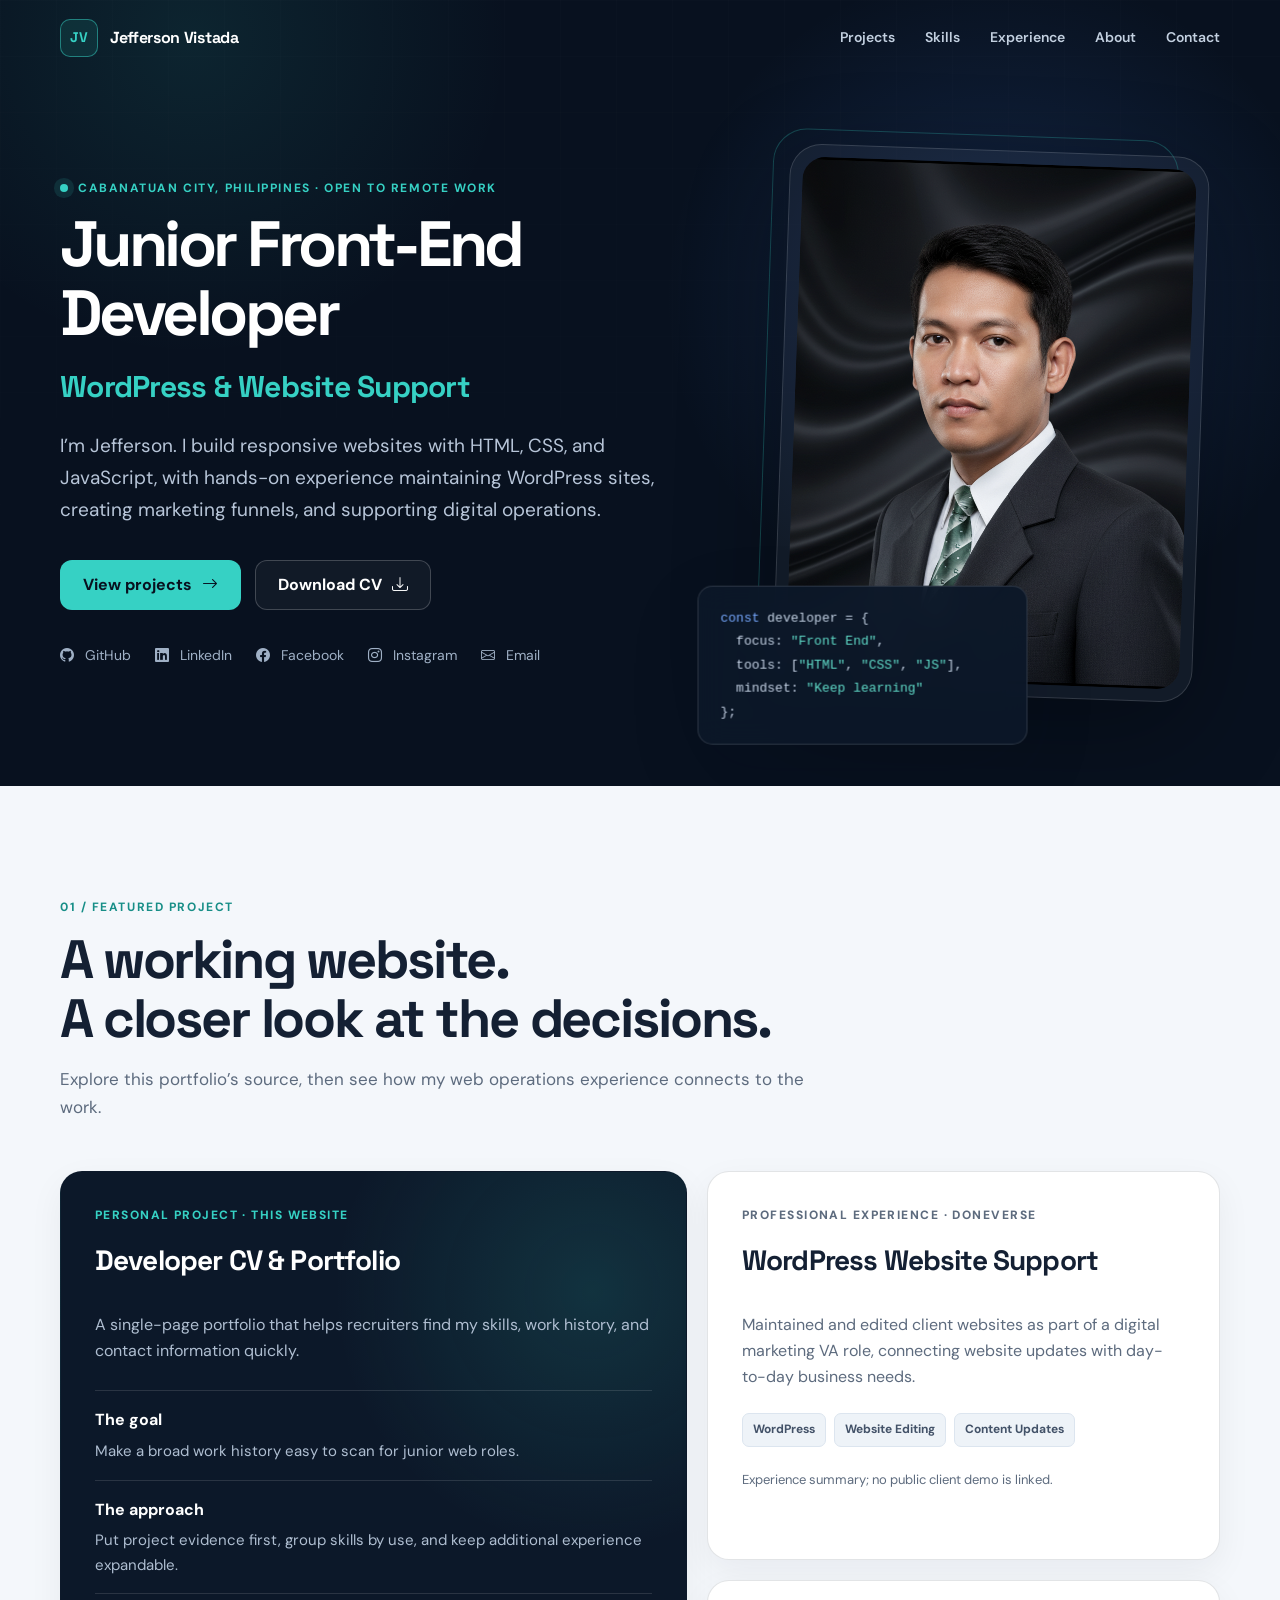
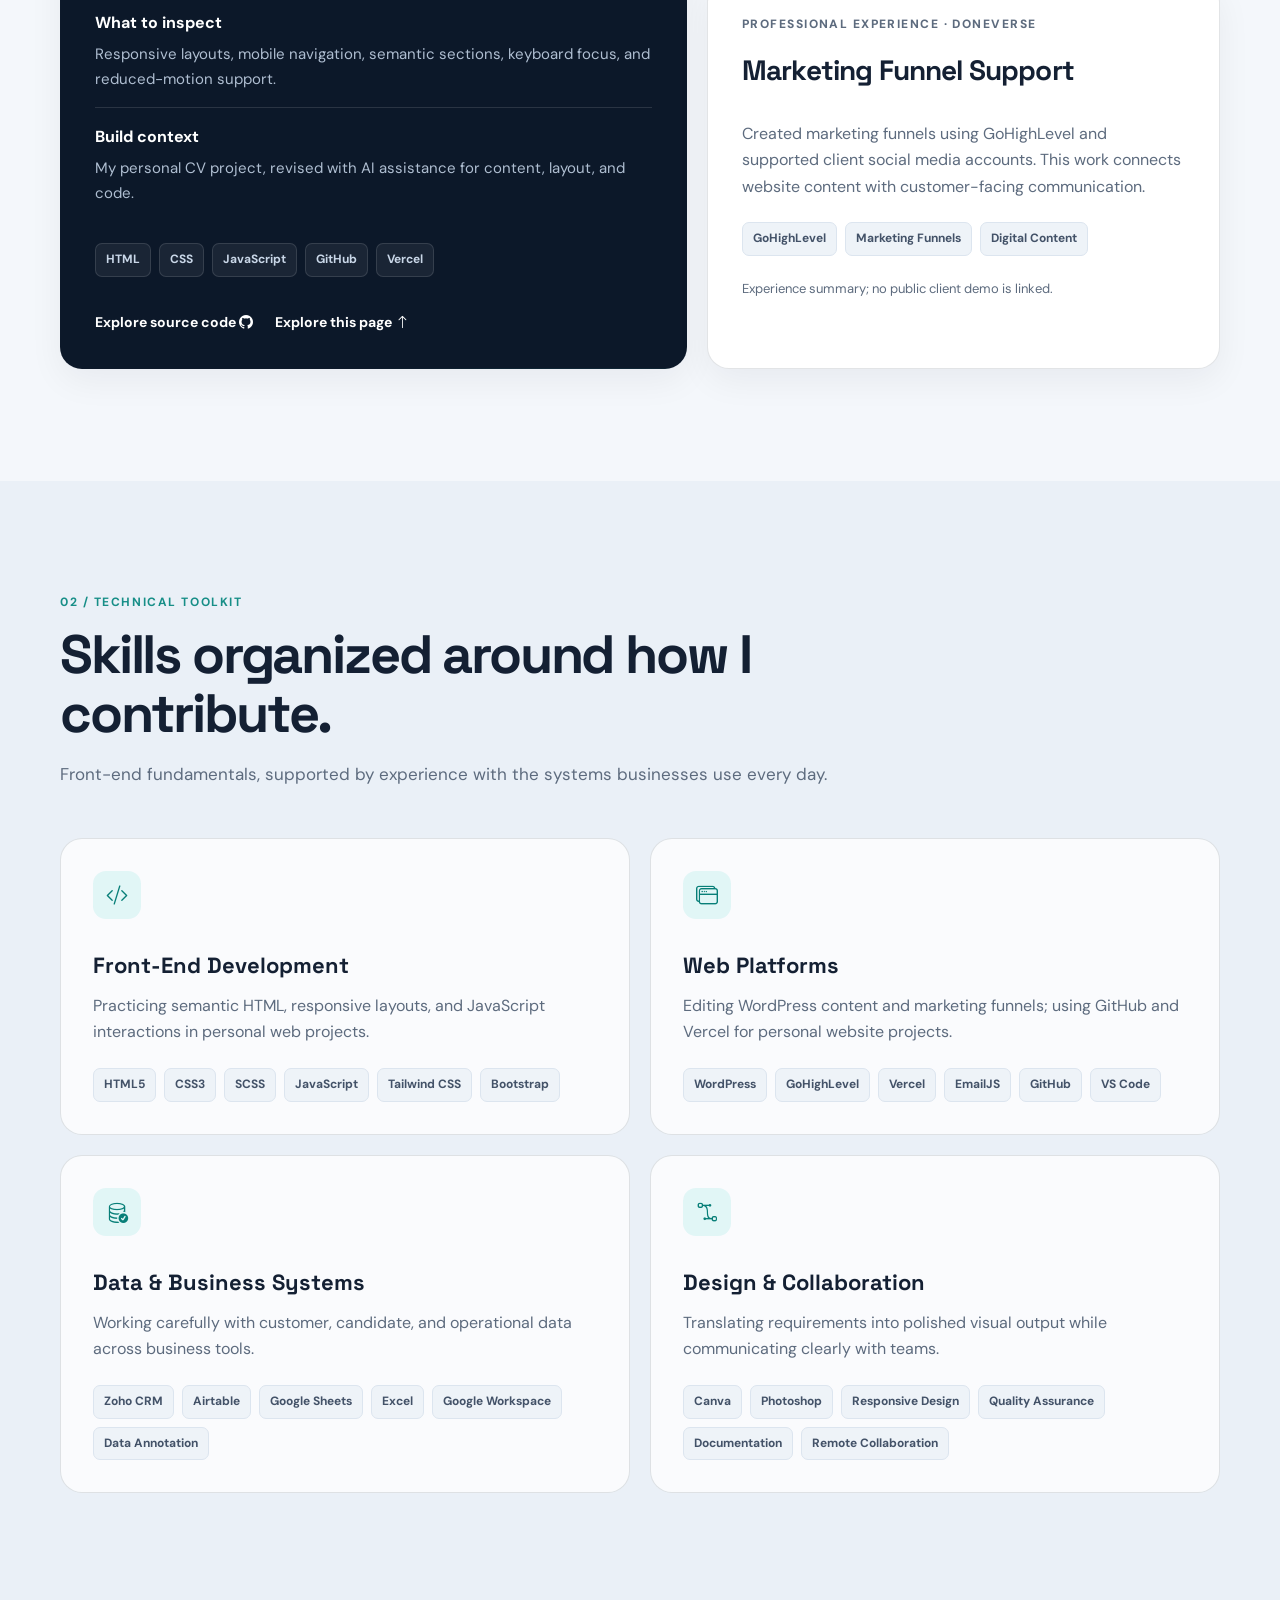
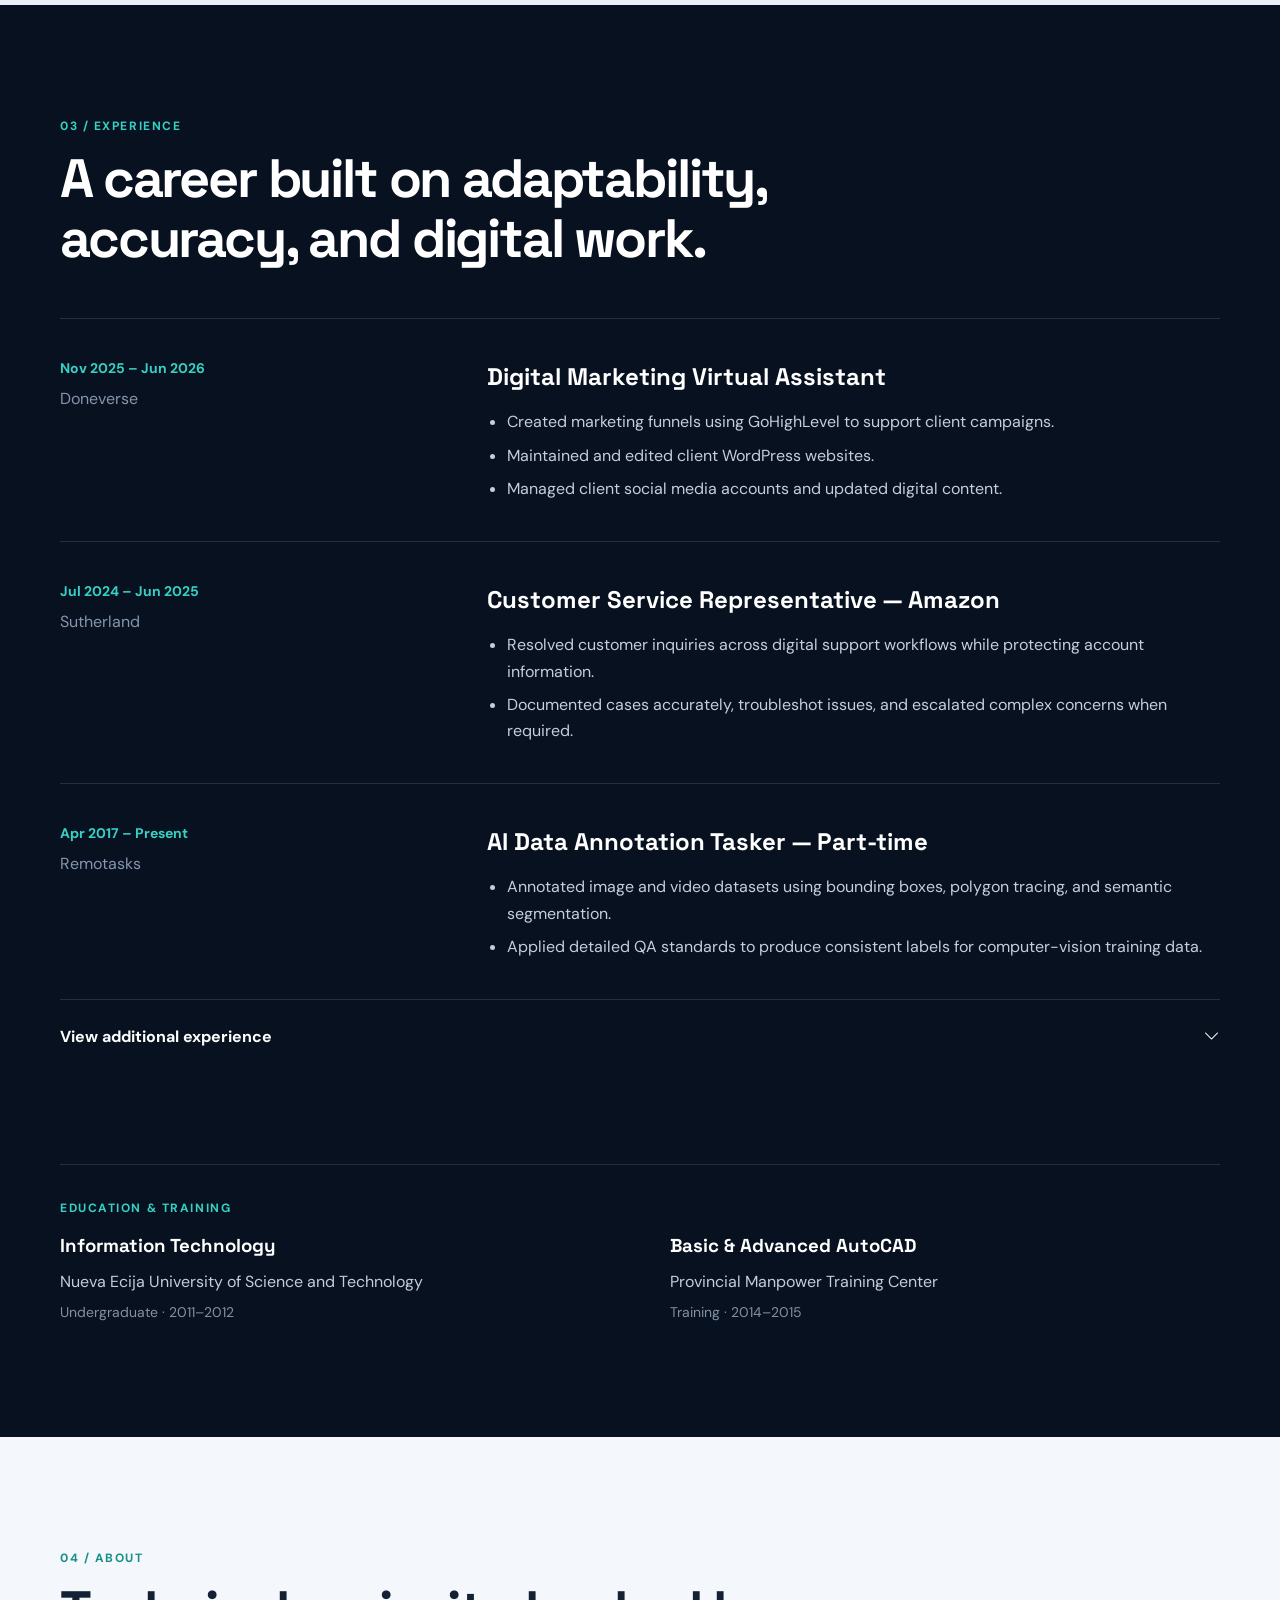
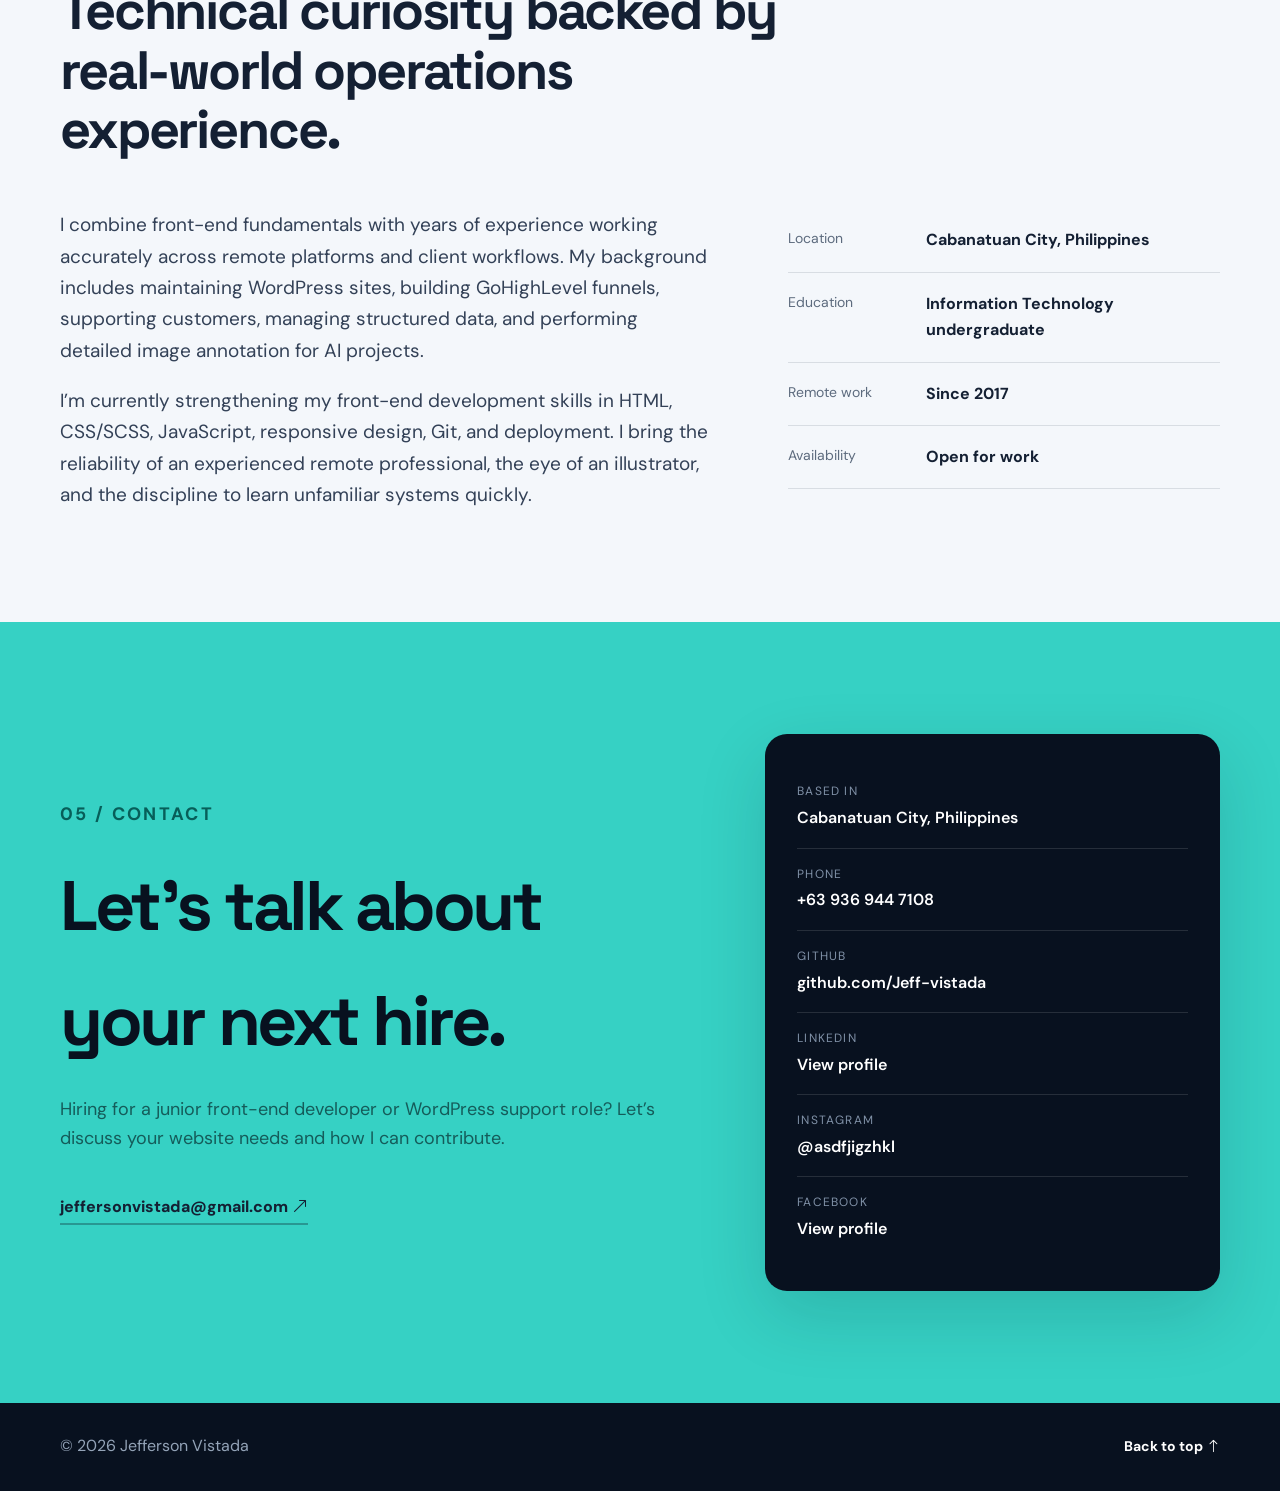
<file: index.html>
<!DOCTYPE html>
<html lang="en">
<head>
  <meta charset="utf-8">
  <meta name="viewport" content="width=device-width, initial-scale=1">
  <meta name="description" content="Jefferson Vistada is a junior front-end developer with HTML, CSS, JavaScript, WordPress maintenance, and remote operations experience.">
  <meta name="keywords" content="Jefferson Vistada, front-end developer, WordPress support, HTML, CSS, JavaScript, IT portfolio, Cabanatuan City">
  <meta name="author" content="Jefferson Vistada">
  <meta property="og:title" content="Jefferson Vistada | Junior Front-End Developer">
  <meta property="og:description" content="Responsive websites, WordPress support, and practical digital operations experience.">
  <meta property="og:type" content="website">
  <title>Jefferson Vistada | Junior Front-End Developer</title>
  <link href="assets/img/portfolio.png" rel="icon">
  <link href="assets/img/cv.png" rel="apple-touch-icon">
  <link rel="preconnect" href="https://fonts.googleapis.com">
  <link rel="preconnect" href="https://fonts.gstatic.com" crossorigin>
  <link href="https://fonts.googleapis.com/css2?family=DM+Sans:wght@400;500;600;700&family=Space+Grotesk:wght@500;600;700&display=swap" rel="stylesheet">
  <link href="assets/vendor/bootstrap-icons/bootstrap-icons.css" rel="stylesheet">
  <link href="assets/css/main.css" rel="stylesheet">
</head>
<body>
  <a class="skip-link" href="#main-content">Skip to content</a>
  <header class="site-header" id="site-header">
    <div class="nav-shell">
      <a class="brand" href="#home" aria-label="Jefferson Vistada home"><span class="brand-mark">JV</span><span>Jefferson Vistada</span></a>
      <button class="nav-toggle" type="button" aria-label="Open navigation" aria-expanded="false" aria-controls="primary-nav"><i class="bi bi-list"></i></button>
      <nav id="primary-nav" class="primary-nav" aria-label="Primary navigation">
        <a href="#projects">Projects</a><a href="#skills">Skills</a><a href="#experience">Experience</a><a href="#about">About</a><a href="#contact">Contact</a>
      </nav>
    </div>
  </header>

  <main id="main-content">
    <section class="hero" id="home">
      <div class="hero-grid shell">
        <div class="hero-copy reveal">
          <p class="eyebrow"><span class="status-dot"></span> Cabanatuan City, Philippines · Open to remote work</p>
          <h1>Junior Front-End Developer<span class="hero-specialty">WordPress &amp; Website Support</span></h1>
          <p class="hero-lead">I’m Jefferson. I build responsive websites with HTML, CSS, and JavaScript, with hands-on experience maintaining WordPress sites, creating marketing funnels, and supporting digital operations.</p>
          <div class="hero-actions">
            <a class="button button-primary" href="#projects">View projects <i class="bi bi-arrow-right"></i></a>
            <a class="button button-secondary" href="assets/img/JEFFERSON VISTADA.pdf" target="_blank" rel="noopener">Download CV <i class="bi bi-download"></i></a>
          </div>
          <div class="hero-links" aria-label="Social and contact links">
            <a href="https://github.com/Jeff-vistada" target="_blank" rel="noopener"><i class="bi bi-github"></i> GitHub</a>
            <a href="https://www.linkedin.com/in/jeffersonvistada704183369" target="_blank" rel="noopener"><i class="bi bi-linkedin"></i> LinkedIn</a>
            <a href="https://www.facebook.com/asdfjigzhkl" target="_blank" rel="noopener noreferrer"><i class="bi bi-facebook" aria-hidden="true"></i> Facebook</a>
            <a href="https://www.instagram.com/asdfjigzhkl/" target="_blank" rel="noopener noreferrer"><i class="bi bi-instagram" aria-hidden="true"></i> Instagram</a>
            <a href="mailto:jeffersonvistada@gmail.com"><i class="bi bi-envelope"></i> Email</a>
          </div>
        </div>
        <div class="hero-visual reveal" aria-label="Profile summary">
          <div class="portrait-card">
            <img src="assets/img/LinkedinDP.png" alt="Jefferson Vistada" width="520" height="520">
            <div class="code-card" aria-hidden="true">
              <div><span class="code-key">const</span> developer = {</div><div>&nbsp;&nbsp;focus: <span class="code-value">"Front End"</span>,</div><div>&nbsp;&nbsp;tools: [<span class="code-value">"HTML"</span>, <span class="code-value">"CSS"</span>, <span class="code-value">"JS"</span>],</div><div>&nbsp;&nbsp;mindset: <span class="code-value">"Keep learning"</span></div><div>};</div>
            </div>
          </div>
        </div>
      </div>
    </section>

    <section class="section shell" id="projects">
      <div class="section-heading reveal"><p class="section-kicker">01 / Featured project</p><h2>A working website.<br>A closer look at the decisions.</h2><p>Explore this portfolio’s source, then see how my web operations experience connects to the work.</p></div>
      <div class="project-grid">
        <article class="project-card project-featured reveal">
          <div class="project-content">
            <p class="project-type">Personal project · This website</p>
            <h3>Developer CV &amp; Portfolio</h3>
            <p>A single-page portfolio that helps recruiters find my skills, work history, and contact information quickly.</p>
            <dl class="case-study">
              <div><dt>The goal</dt><dd>Make a broad work history easy to scan for junior web roles.</dd></div>
              <div><dt>The approach</dt><dd>Put project evidence first, group skills by use, and keep additional experience expandable.</dd></div>
              <div><dt>What to inspect</dt><dd>Responsive layouts, mobile navigation, semantic sections, keyboard focus, and reduced-motion support.</dd></div>
              <div><dt>Build context</dt><dd>My personal CV project, revised with AI assistance for content, layout, and code.</dd></div>
            </dl>
            <ul class="tag-list"><li>HTML</li><li>CSS</li><li>JavaScript</li><li>GitHub</li><li>Vercel</li></ul>
            <div class="project-links"><a href="https://github.com/Jeff-vistada/CV-2" target="_blank" rel="noopener">Explore source code <i class="bi bi-github" aria-hidden="true"></i></a><a href="#home">Explore this page <i class="bi bi-arrow-up" aria-hidden="true"></i></a></div>
          </div>
        </article>
        <article class="project-card reveal"><div class="project-content"><p class="project-type">Professional experience · Doneverse</p><h3>WordPress Website Support</h3><p>Maintained and edited client websites as part of a digital marketing VA role, connecting website updates with day-to-day business needs.</p><ul class="tag-list"><li>WordPress</li><li>Website Editing</li><li>Content Updates</li></ul><p class="evidence-note">Experience summary; no public client demo is linked.</p></div></article>
        <article class="project-card reveal"><div class="project-content"><p class="project-type">Professional experience · Doneverse</p><h3>Marketing Funnel Support</h3><p>Created marketing funnels using GoHighLevel and supported client social media accounts. This work connects website content with customer-facing communication.</p><ul class="tag-list"><li>GoHighLevel</li><li>Marketing Funnels</li><li>Digital Content</li></ul><p class="evidence-note">Experience summary; no public client demo is linked.</p></div></article>
      </div>
    </section>

    <section class="section section-tinted" id="skills">
      <div class="shell">
        <div class="section-heading reveal"><p class="section-kicker">02 / Technical toolkit</p><h2>Skills organized around how I contribute.</h2><p>Front-end fundamentals, supported by experience with the systems businesses use every day.</p></div>
        <div class="skill-grid">
          <article class="skill-card reveal"><i class="bi bi-code-slash"></i><h3>Front-End Development</h3><p>Practicing semantic HTML, responsive layouts, and JavaScript interactions in personal web projects.</p><ul class="tag-list"><li>HTML5</li><li>CSS3</li><li>SCSS</li><li>JavaScript</li><li>Tailwind CSS</li><li>Bootstrap</li></ul></article>
          <article class="skill-card reveal"><i class="bi bi-window-stack"></i><h3>Web Platforms</h3><p>Editing WordPress content and marketing funnels; using GitHub and Vercel for personal website projects.</p><ul class="tag-list"><li>WordPress</li><li>GoHighLevel</li><li>Vercel</li><li>EmailJS</li><li>GitHub</li><li>VS Code</li></ul></article>
          <article class="skill-card reveal"><i class="bi bi-database-check"></i><h3>Data & Business Systems</h3><p>Working carefully with customer, candidate, and operational data across business tools.</p><ul class="tag-list"><li>Zoho CRM</li><li>Airtable</li><li>Google Sheets</li><li>Excel</li><li>Google Workspace</li><li>Data Annotation</li></ul></article>
          <article class="skill-card reveal"><i class="bi bi-bezier2"></i><h3>Design & Collaboration</h3><p>Translating requirements into polished visual output while communicating clearly with teams.</p><ul class="tag-list"><li>Canva</li><li>Photoshop</li><li>Responsive Design</li><li>Quality Assurance</li><li>Documentation</li><li>Remote Collaboration</li></ul></article>
        </div>
      </div>
    </section>

    <section class="section section-dark" id="experience">
      <div class="shell">
        <div class="section-heading reveal"><p class="section-kicker">03 / Experience</p><h2>A career built on adaptability, accuracy, and digital work.</h2></div>
        <div class="timeline">
          <article class="timeline-item reveal"><div class="timeline-meta"><time>Nov 2025 – Jun 2026</time><span>Doneverse</span></div><div class="timeline-content"><h3>Digital Marketing Virtual Assistant</h3><ul><li>Created marketing funnels using GoHighLevel to support client campaigns.</li><li>Maintained and edited client WordPress websites.</li><li>Managed client social media accounts and updated digital content.</li></ul></div></article>
          <article class="timeline-item reveal"><div class="timeline-meta"><time>Jul 2024 – Jun 2025</time><span>Sutherland</span></div><div class="timeline-content"><h3>Customer Service Representative — Amazon</h3><ul><li>Resolved customer inquiries across digital support workflows while protecting account information.</li><li>Documented cases accurately, troubleshot issues, and escalated complex concerns when required.</li></ul></div></article>
          <article class="timeline-item reveal"><div class="timeline-meta"><time>Apr 2017 – Present</time><span>Remotasks</span></div><div class="timeline-content"><h3>AI Data Annotation Tasker — Part-time</h3><ul><li>Annotated image and video datasets using bounding boxes, polygon tracing, and semantic segmentation.</li><li>Applied detailed QA standards to produce consistent labels for computer-vision training data.</li></ul></div></article>
          <details class="more-experience reveal"><summary>View additional experience <i class="bi bi-chevron-down"></i></summary><div class="timeline timeline-continued">
            <article class="timeline-item"><div class="timeline-meta"><time>May 2021 – Jul 2024</time><span>Influencing Media LLC</span></div><div class="timeline-content"><h3>Junior Account Manager / Chat Moderator</h3><p>Managed real-time digital conversations, multiple account workflows, confidential customer data, and performance targets in a fast-paced remote environment.</p></div></article>
            <article class="timeline-item"><div class="timeline-meta"><time>May 2020 – May 2021</time><span>Sapient Global Careers</span></div><div class="timeline-content"><h3>Sourcing Specialist</h3><p>Sourced and screened candidates, maintained structured records in Airtable, and coordinated follow-ups across recruitment pipelines.</p></div></article>
            <article class="timeline-item"><div class="timeline-meta"><time>Apr 2018 – Present</time><span>Freelance</span></div><div class="timeline-content"><h3>Illustrator — Part-time</h3><p>Creates commissioned portraits and original artwork using colored pencils and ballpoint pens, translating client briefs into detailed visual output.</p></div></article>
          </div></details>
        </div>
        <div class="education-block reveal"><p class="section-kicker">Education & training</p><div class="education-grid"><div><h3>Information Technology</h3><p>Nueva Ecija University of Science and Technology</p><span>Undergraduate · 2011–2012</span></div><div><h3>Basic & Advanced AutoCAD</h3><p>Provincial Manpower Training Center</p><span>Training · 2014–2015</span></div></div></div>
      </div>
    </section>

    <section class="section shell" id="about">
      <div class="section-heading reveal"><p class="section-kicker">04 / About</p><h2>Technical curiosity backed by real-world operations experience.</h2></div>
      <div class="about-grid">
        <div class="about-copy reveal">
          <p>I combine front-end fundamentals with years of experience working accurately across remote platforms and client workflows. My background includes maintaining WordPress sites, building GoHighLevel funnels, supporting customers, managing structured data, and performing detailed image annotation for AI projects.</p>
          <p>I’m currently strengthening my front-end development skills in HTML, CSS/SCSS, JavaScript, responsive design, Git, and deployment. I bring the reliability of an experienced remote professional, the eye of an illustrator, and the discipline to learn unfamiliar systems quickly.</p>
        </div>
        <dl class="profile-facts reveal">
          <div><dt>Location</dt><dd>Cabanatuan City, Philippines</dd></div><div><dt>Education</dt><dd>Information Technology undergraduate</dd></div><div><dt>Remote work</dt><dd>Since 2017</dd></div><div><dt>Availability</dt><dd>Open for work</dd></div>
        </dl>
      </div>
    </section>

    <section class="section contact-section" id="contact">
      <div class="shell contact-grid">
        <div class="contact-copy reveal"><p class="section-kicker">05 / Contact</p><h2>Let’s talk about your next hire.</h2><p>Hiring for a junior front-end developer or WordPress support role? Let’s discuss your website needs and how I can contribute.</p><a class="contact-email" href="mailto:jeffersonvistada@gmail.com">jeffersonvistada@gmail.com <i class="bi bi-arrow-up-right"></i></a></div>
        <div class="contact-card reveal"><div><span>Based in</span><strong>Cabanatuan City, Philippines</strong></div><div><span>Phone</span><a href="tel:+639369447108">+63 936 944 7108</a></div><div><span>GitHub</span><a href="https://github.com/Jeff-vistada" target="_blank" rel="noopener">github.com/Jeff-vistada</a></div><div><span>LinkedIn</span><a href="https://www.linkedin.com/in/jeffersonvistada704183369" target="_blank" rel="noopener">View profile</a></div><div><span>Instagram</span><a href="https://www.instagram.com/asdfjigzhkl/" target="_blank" rel="noopener">@asdfjigzhkl</a></div><div><span>Facebook</span><a href="https://www.facebook.com/asdfjigzhkl" target="_blank" rel="noopener">View profile</a></div></div>
      </div>
    </section>
  </main>
  <footer class="site-footer"><div class="shell"><p>© <span id="current-year"></span> Jefferson Vistada</p><a href="#home">Back to top <i class="bi bi-arrow-up"></i></a></div></footer>
  <script src="assets/js/main.js"></script>
</body>
</html>
</file>
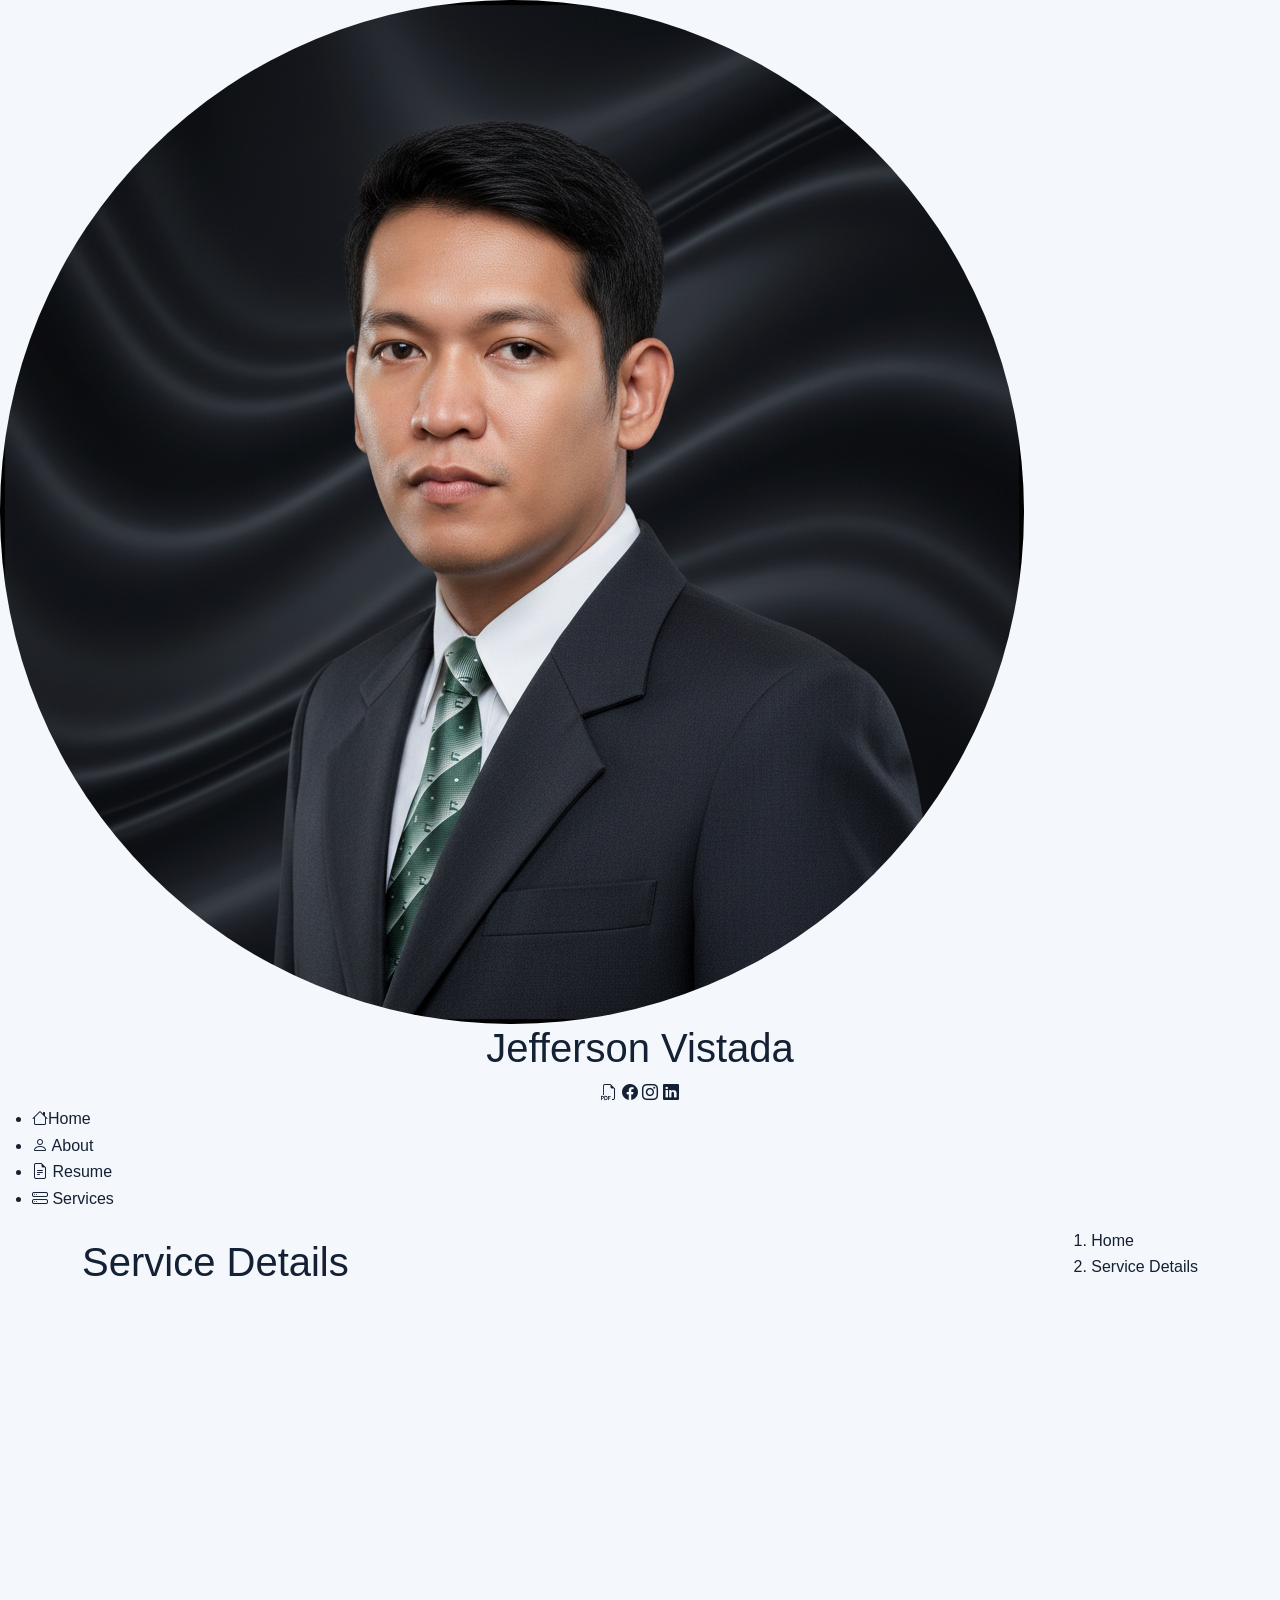
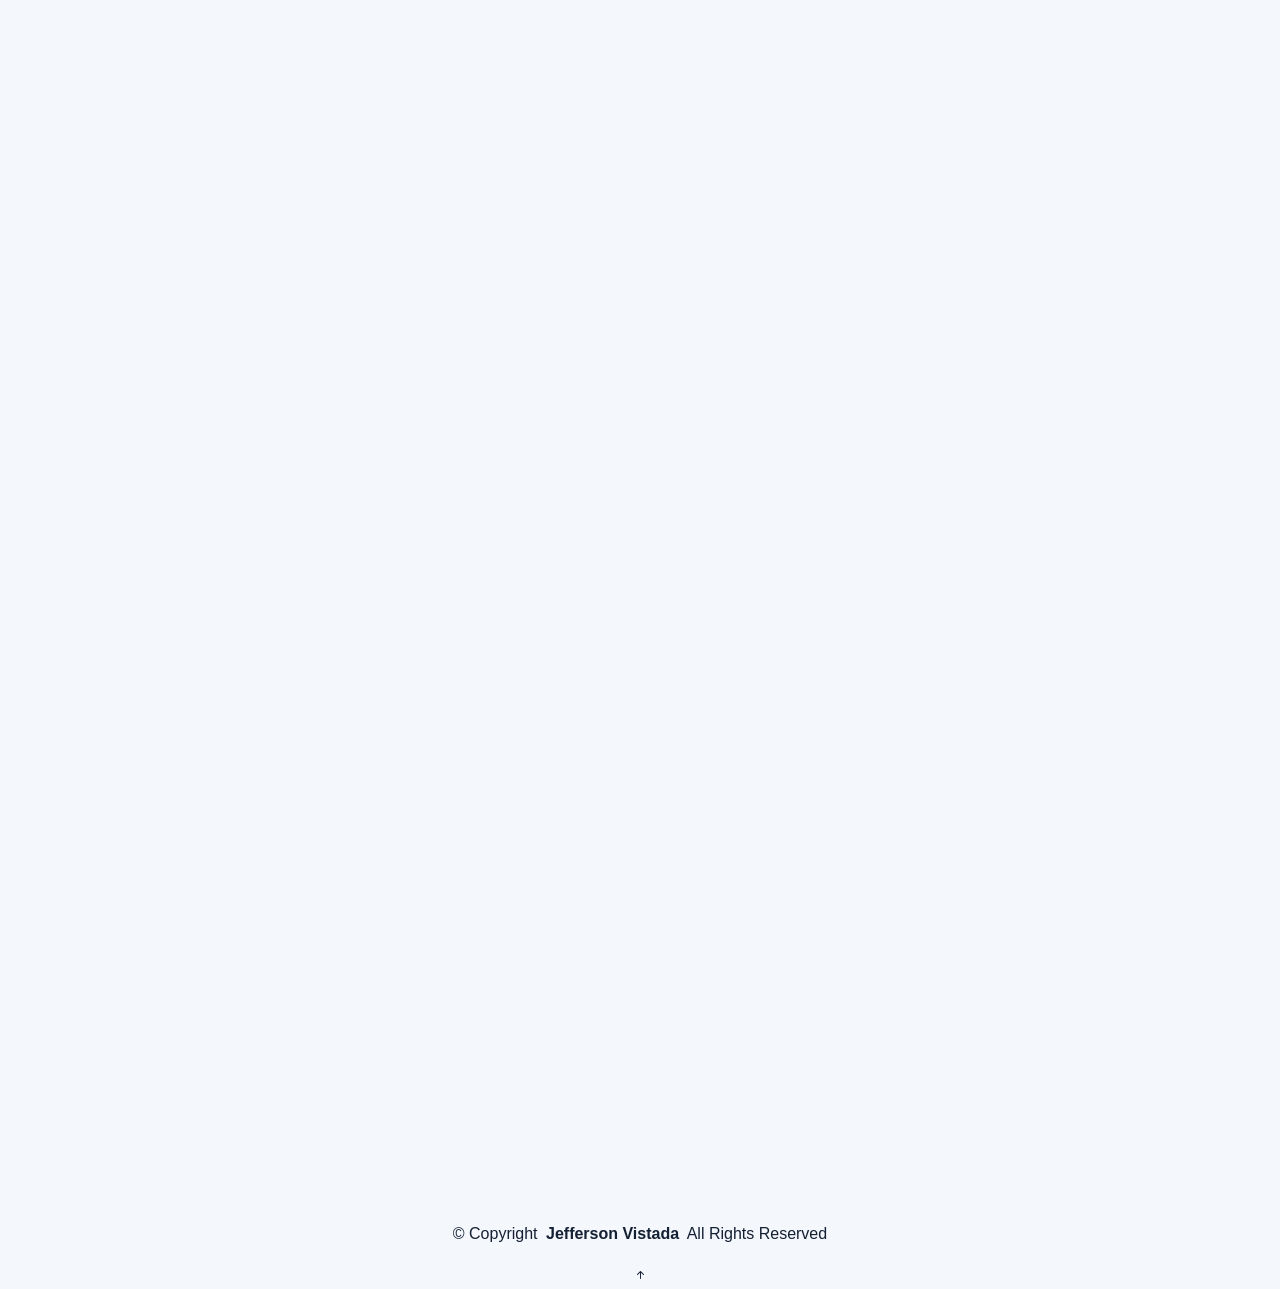
<file: service-details-Drawing.html>
<!DOCTYPE html>
<html lang="en">

<head>
  <meta charset="utf-8">
  <meta content="width=device-width, initial-scale=1.0" name="viewport">
  <title>Service Details - Commissioned Drawing</title>
  <meta content="" name="description">
  <meta content="" name="keywords">

  <!-- Favicons -->
  <link href="assets/img/portfolio.png" rel="icon">
  <link href="assets/img/cv.png" rel="apple-touch-icon">

  <!-- Fonts -->
  <link href="https://fonts.googleapis.com" rel="preconnect">
  <link href="https://fonts.gstatic.com" rel="preconnect" crossorigin>
  <link href="https://fonts.googleapis.com/css2?family=Roboto:ital,wght@0,100;0,300;0,400;0,500;0,700;0,900;1,100;1,300;1,400;1,500;1,700;1,900&family=Poppins:ital,wght@0,100;0,200;0,300;0,400;0,500;0,600;0,700;0,800;0,900;1,100;1,200;1,300;1,400;1,500;1,600;1,700;1,800;1,900&family=Raleway:ital,wght@0,100;0,200;0,300;0,400;0,500;0,600;0,700;0,800;0,900;1,100;1,200;1,300;1,400;1,500;1,600;1,700;1,800;1,900&display=swap" rel="stylesheet">

  <!-- Vendor CSS Files -->
  <link href="assets/vendor/bootstrap/css/bootstrap.min.css" rel="stylesheet">
  <link href="assets/vendor/bootstrap-icons/bootstrap-icons.css" rel="stylesheet">
  <link href="assets/vendor/aos/aos.css" rel="stylesheet">
  <link href="assets/vendor/glightbox/css/glightbox.min.css" rel="stylesheet">
  <link href="assets/vendor/swiper/swiper-bundle.min.css" rel="stylesheet">

  <!-- Main CSS File -->
  <link href="assets/css/main.css" rel="stylesheet">

</head>

<body class="service-details-page">

  <header id="header" class="header dark-background d-flex flex-column">
    <i class="header-toggle d-xl-none bi bi-list"></i>

    <div class="profile-img">
      <img src="assets/img/LinkedinDP.png" alt="" class="img-fluid rounded-circle">
    </div>

    <a href="index.html" class="logo d-flex align-items-center justify-content-center">
      <!-- Uncomment the line below if you also wish to use an image logo -->
      <!-- <img src="assets/img/logo.png" alt=""> -->
      <h1 class="sitename">Jefferson Vistada</h1>
    </a>

    <div class="social-links text-center">
      <a href="assets/img/JEFFERSON VISTADA.pdf" class="twitter" target="_blank"><i class="bi bi-filetype-pdf"></i></a>
      <a href="https://www.facebook.com/asdfjigzhkl" class="facebook" target="_blank"><i class="bi bi-facebook"></i></a>
      <a href="https://www.instagram.com/asdfjigzhkl/" class="instagram" target="_blank"><i class="bi bi-instagram"></i></a>
      <a href="https://www.linkedin.com/in/jeffersonvistada704183369" class="linkedin" target="_blank"><i class="bi bi-linkedin"></i></a>
    </div>

    <nav id="navmenu" class="navmenu">
      <ul>
        <li><a href="index.html" class="active"><i class="bi bi-house navicon"></i>Home</a></li>
        <li><a href="index.html"><i class="bi bi-person navicon"></i> About</a></li>
        <li><a href="index.html"><i class="bi bi-file-earmark-text navicon"></i> Resume</a></li>
        <li><a href="index.html"><i class="bi bi-hdd-stack navicon"></i> Services</a></li>
      </ul>
    </nav>

  </header>

  <main class="main">

    <!-- Page Title -->
    <div class="page-title dark-background">
      <div class="container d-lg-flex justify-content-between align-items-center">
        <h1 class="mb-2 mb-lg-0">Service Details</h1>
        <nav class="breadcrumbs">
          <ol>
            <li><a href="index.html">Home</a></li>
            <li class="current">Service Details</li>
          </ol>
        </nav>
      </div>
    </div><!-- End Page Title -->

    <!-- Service Details Section -->
    <section id="service-details" class="service-details section">

      <div class="container">

        <div class="row gy-4">

          <div class="col-lg-4" data-aos="fade-up" data-aos-delay="100">
            <div class="services-list">
              <a href="service-details-Website Builder.html">Website Building</a>
              <a href="service-details-Virtual Assistance.html">Virtual Assistance</a>
              <a href="service-details-Social Media.html">Social Media Management</a>
              <a href="service-details-FB Ads.html">FB/Google Ads</a>
              <a href="service-details-Drawing.html" class="active">Commissioned  Drawing</a>
              <a href="service-details-Recruitment.html">Recruitment/Sourcing</a>
            </div>

            <h4>Commissioned Drawing</h4>
            <p>Creating personalized and detailed artworks tailored to client requests, using traditional mediums such as colored pencils and ballpoint pens.</p>
          </div>

          <div class="col-lg-8" data-aos="fade-up" data-aos-delay="200">
            <img src="assets/img/Draw.png" alt="" class="img-fluid services-img">
            <h3>Personalized and Expressive Artworks</h3>
            <p>
              I create highly detailed and unique illustrations using traditional mediums such as colored pencils and ballpoint pens. My work emphasizes texture, shading, and realism, allowing me to bring characters, portraits, and concepts to life with precision and creativity.
            </p>
            <ul>
              <li><i class="bi bi-check-circle"></i> <span>Custom Illustrations: Tailored to client requests—portraits, character designs, or original concepts.</span></li>
              <li><i class="bi bi-check-circle"></i> <span>Traditional Meets Modern: Skilled in ballpoint pen and colored pencil techniques, combined with digital graphic design when needed.</span></li>
              <li><i class="bi bi-check-circle"></i> <span>Creative Versatility: From hand-drawn artworks to graphic design layouts, I can adapt to both personal and business projects.</span></li>
            </ul>
            <p>
              Whether you need a personal commission, a logo concept, or custom artwork for branding and marketing, I deliver pieces that are not only visually striking but also aligned with your vision and goals.
            </p>
          </div>

        </div>

      </div>

    </section><!-- /Service Details Section -->

  </main>

  <footer id="footer" class="footer position-relative light-background">

    <div class="container">
      <div class="copyright text-center ">
        <p>© <span>Copyright</span> <strong class="px-1 sitename">Jefferson Vistada</strong> <span>All Rights Reserved</span></p>
      </div>
    </div>

  </footer>

  <!-- Scroll Top -->
  <a href="#" id="scroll-top" class="scroll-top d-flex align-items-center justify-content-center"><i class="bi bi-arrow-up-short"></i></a>

  <!-- Preloader -->
  <div id="preloader"></div>

  <!-- Vendor JS Files -->
  <script src="assets/vendor/bootstrap/js/bootstrap.bundle.min.js"></script>
  <script src="assets/vendor/php-email-form/validate.js"></script>
  <script src="assets/vendor/aos/aos.js"></script>
  <script src="assets/vendor/typed.js/typed.umd.js"></script>
  <script src="assets/vendor/purecounter/purecounter_vanilla.js"></script>
  <script src="assets/vendor/waypoints/noframework.waypoints.js"></script>
  <script src="assets/vendor/glightbox/js/glightbox.min.js"></script>
  <script src="assets/vendor/imagesloaded/imagesloaded.pkgd.min.js"></script>
  <script src="assets/vendor/isotope-layout/isotope.pkgd.min.js"></script>
  <script src="assets/vendor/swiper/swiper-bundle.min.js"></script>

  <!-- Main JS File -->
  <script src="assets/js/main.js"></script>

</body>

</html>
</file>
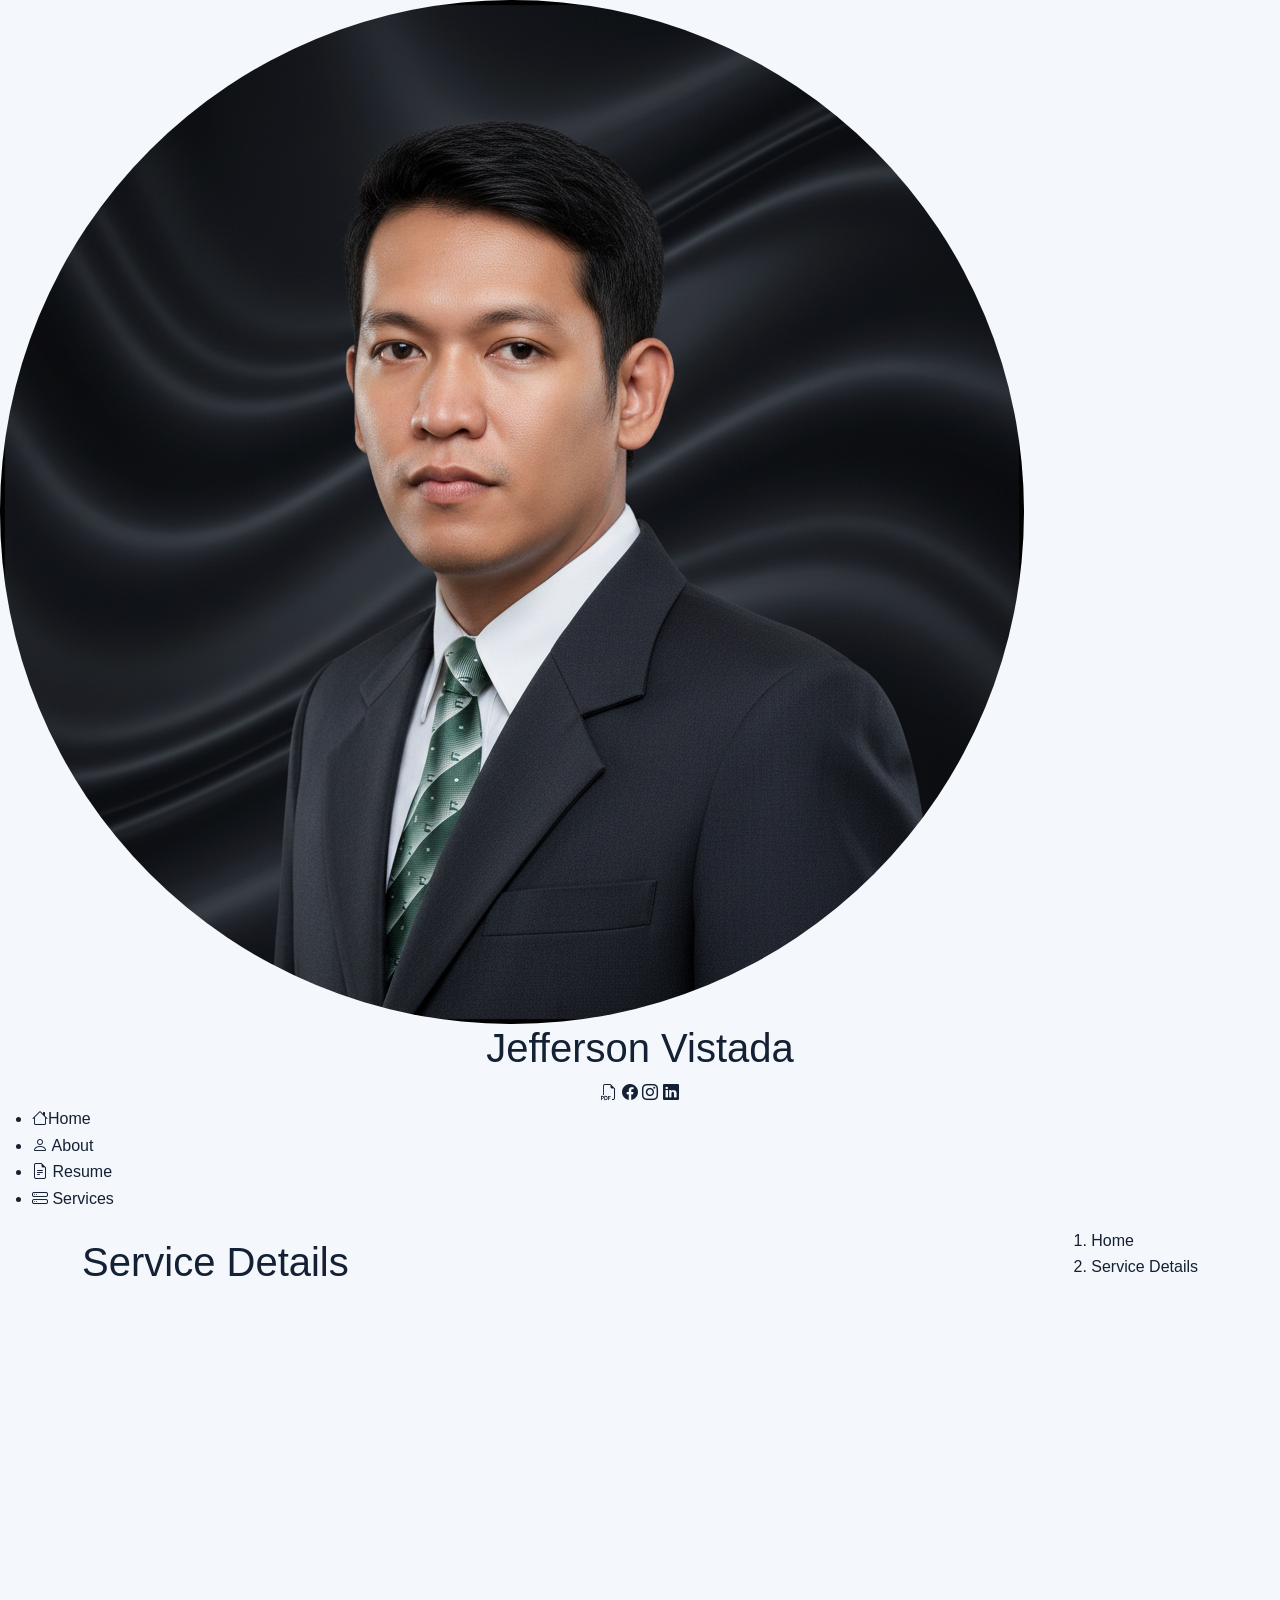
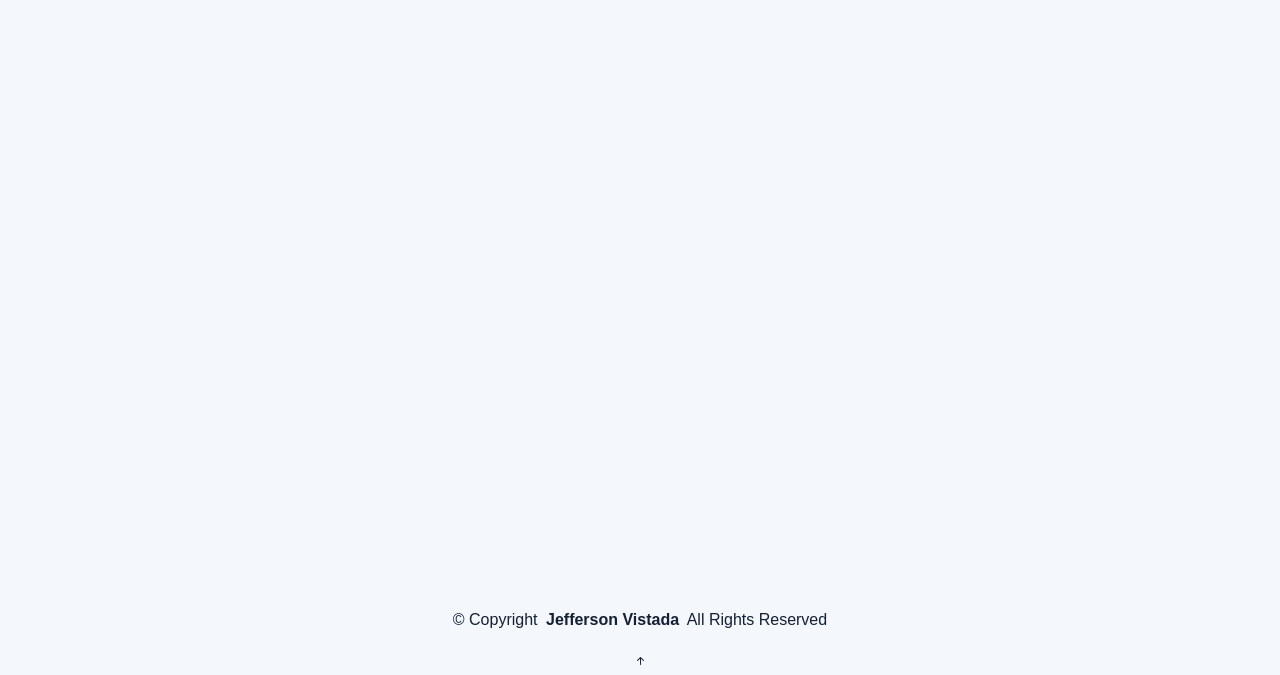
<file: service-details-FB Ads.html>
<!DOCTYPE html>
<html lang="en">

<head>
  <meta charset="utf-8">
  <meta content="width=device-width, initial-scale=1.0" name="viewport">
  <title>Service Details - Website Building</title>
  <meta content="" name="description">
  <meta content="" name="keywords">

  <!-- Favicons -->
  <link href="assets/img/portfolio.png" rel="icon">
  <link href="assets/img/cv.png" rel="apple-touch-icon">

  <!-- Fonts -->
  <link href="https://fonts.googleapis.com" rel="preconnect">
  <link href="https://fonts.gstatic.com" rel="preconnect" crossorigin>
  <link href="https://fonts.googleapis.com/css2?family=Roboto:ital,wght@0,100;0,300;0,400;0,500;0,700;0,900;1,100;1,300;1,400;1,500;1,700;1,900&family=Poppins:ital,wght@0,100;0,200;0,300;0,400;0,500;0,600;0,700;0,800;0,900;1,100;1,200;1,300;1,400;1,500;1,600;1,700;1,800;1,900&family=Raleway:ital,wght@0,100;0,200;0,300;0,400;0,500;0,600;0,700;0,800;0,900;1,100;1,200;1,300;1,400;1,500;1,600;1,700;1,800;1,900&display=swap" rel="stylesheet">

  <!-- Vendor CSS Files -->
  <link href="assets/vendor/bootstrap/css/bootstrap.min.css" rel="stylesheet">
  <link href="assets/vendor/bootstrap-icons/bootstrap-icons.css" rel="stylesheet">
  <link href="assets/vendor/aos/aos.css" rel="stylesheet">
  <link href="assets/vendor/glightbox/css/glightbox.min.css" rel="stylesheet">
  <link href="assets/vendor/swiper/swiper-bundle.min.css" rel="stylesheet">

  <!-- Main CSS File -->
  <link href="assets/css/main.css" rel="stylesheet">

</head>

<body class="service-details-page">

  <header id="header" class="header dark-background d-flex flex-column">
    <i class="header-toggle d-xl-none bi bi-list"></i>

    <div class="profile-img">
      <img src="assets/img/LinkedinDP.png" alt="" class="img-fluid rounded-circle">
    </div>

    <a href="index.html" class="logo d-flex align-items-center justify-content-center">
      <!-- Uncomment the line below if you also wish to use an image logo -->
      <!-- <img src="assets/img/logo.png" alt=""> -->
      <h1 class="sitename">Jefferson Vistada</h1>
    </a>

    <div class="social-links text-center">
      <a href="assets/img/JEFFERSON VISTADA.pdf" class="twitter" target="_blank"><i class="bi bi-filetype-pdf"></i></a>
      <a href="https://www.facebook.com/asdfjigzhkl" class="facebook" target="_blank"><i class="bi bi-facebook"></i></a>
      <a href="https://www.instagram.com/asdfjigzhkl/" class="instagram" target="_blank"><i class="bi bi-instagram"></i></a>
      <a href="https://www.linkedin.com/in/jeffersonvistada704183369" class="linkedin" target="_blank"><i class="bi bi-linkedin"></i></a>
    </div>

    <nav id="navmenu" class="navmenu">
      <ul>
        <li><a href="index.html" class="active"><i class="bi bi-house navicon"></i>Home</a></li>
        <li><a href="index.html"><i class="bi bi-person navicon"></i> About</a></li>
        <li><a href="index.html"><i class="bi bi-file-earmark-text navicon"></i> Resume</a></li>
        <li><a href="index.html"><i class="bi bi-hdd-stack navicon"></i> Services</a></li>
      </ul>
    </nav>

  </header>

  <main class="main">

    <!-- Page Title -->
    <div class="page-title dark-background">
      <div class="container d-lg-flex justify-content-between align-items-center">
        <h1 class="mb-2 mb-lg-0">Service Details</h1>
        <nav class="breadcrumbs">
          <ol>
            <li><a href="index.html">Home</a></li>
            <li class="current">Service Details</li>
          </ol>
        </nav>
      </div>
    </div><!-- End Page Title -->

    <!-- Service Details Section -->
    <section id="service-details" class="service-details section">

      <div class="container">

        <div class="row gy-4">

          <div class="col-lg-4" data-aos="fade-up" data-aos-delay="100">
            <div class="services-list">
              <a href="service-details-Website Builder.html">Website Building</a>
              <a href="service-details-Virtual Assistance.html">Virtual Assistance</a>
              <a href="service-details-Social Media.html">Social Media Management</a>
              <a href="service-details-FB Ads.html" class="active">FB/Google Ads</a>
              <a href="service-details-Drawing.html">Commissioned  Drawing</a>
              <a href="service-details-Recruitment.html">Recruitment/Sourcing</a>
            </div>

            <h4>Facebook/Google Ads</h4>
            <p>Creating and managing targeted ad campaigns on Facebook and Google to increase brand visibility, drive traffic, and generate quality leads.</p>
          </div>

          <div class="col-lg-8" data-aos="fade-up" data-aos-delay="200">
            <img src="assets/img/FB Ads.png" alt="" class="img-fluid services-img">
            <h3>Targeted Ads That Drive Results</h3>
            <p>
              I design and manage Facebook and Google ad campaigns that help businesses reach the right audience and achieve measurable growth. By combining data-driven strategies with creative ad content, I ensure every campaign maximizes return on investment.
            </p>
            <ul>
              <li><i class="bi bi-check-circle"></i> <span>Precise Targeting: Reaching the right audience with customized demographics and interests.</span></li>
              <li><i class="bi bi-check-circle"></i> <span>Engaging Ad Creatives: Eye-catching visuals and copy that convert.</span></li>
              <li><i class="bi bi-check-circle"></i> <span>Performance Tracking: Monitoring campaigns closely to optimize reach, clicks, and conversions.</span></li>
            </ul>
            <p>
              From increasing brand awareness to driving sales and lead generation, I can help you leverage the power of digital advertising to grow your business online.
            </p>
          </div>

        </div>

      </div>

    </section><!-- /Service Details Section -->

  </main>

  <footer id="footer" class="footer position-relative light-background">

    <div class="container">
      <div class="copyright text-center ">
        <p>© <span>Copyright</span> <strong class="px-1 sitename">Jefferson Vistada</strong> <span>All Rights Reserved</span></p>
      </div>
    </div>

  </footer>

  <!-- Scroll Top -->
  <a href="#" id="scroll-top" class="scroll-top d-flex align-items-center justify-content-center"><i class="bi bi-arrow-up-short"></i></a>

  <!-- Preloader -->
  <div id="preloader"></div>

  <!-- Vendor JS Files -->
  <script src="assets/vendor/bootstrap/js/bootstrap.bundle.min.js"></script>
  <script src="assets/vendor/php-email-form/validate.js"></script>
  <script src="assets/vendor/aos/aos.js"></script>
  <script src="assets/vendor/typed.js/typed.umd.js"></script>
  <script src="assets/vendor/purecounter/purecounter_vanilla.js"></script>
  <script src="assets/vendor/waypoints/noframework.waypoints.js"></script>
  <script src="assets/vendor/glightbox/js/glightbox.min.js"></script>
  <script src="assets/vendor/imagesloaded/imagesloaded.pkgd.min.js"></script>
  <script src="assets/vendor/isotope-layout/isotope.pkgd.min.js"></script>
  <script src="assets/vendor/swiper/swiper-bundle.min.js"></script>

  <!-- Main JS File -->
  <script src="assets/js/main.js"></script>

</body>

</html>
</file>
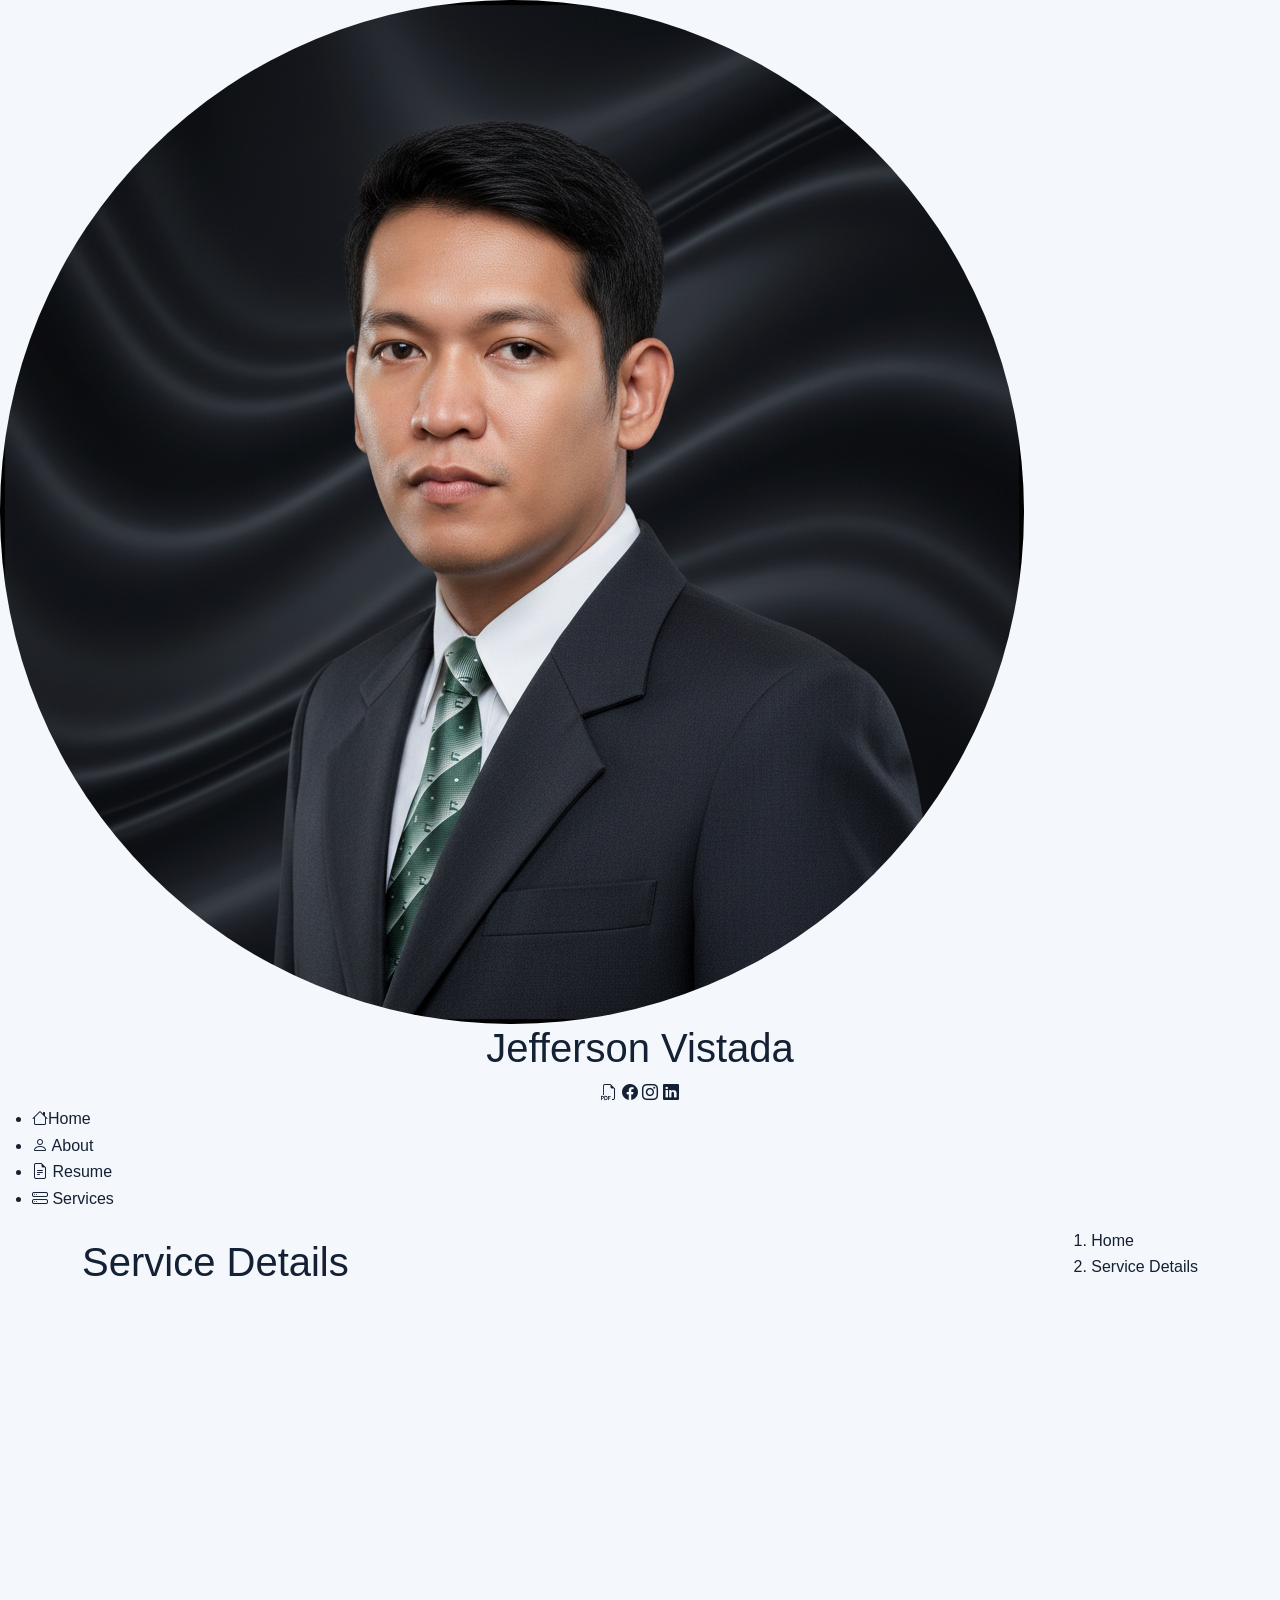
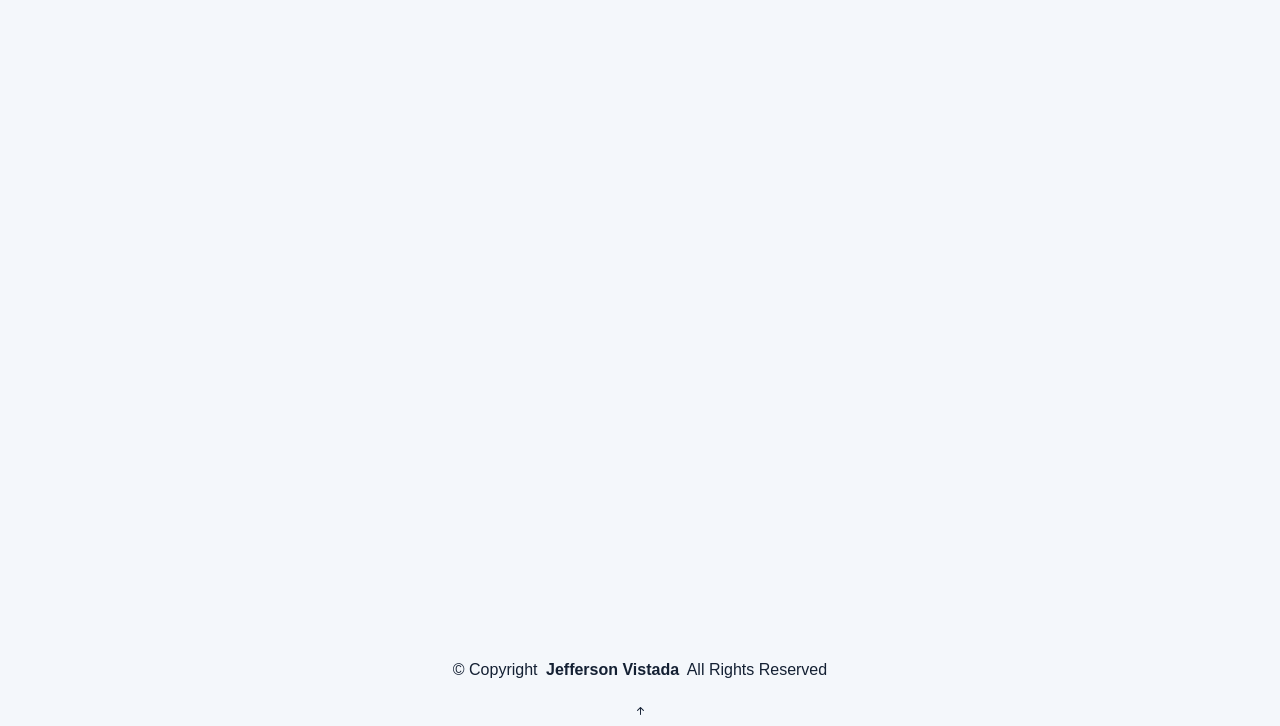
<file: service-details-Recruitment.html>
<!DOCTYPE html>
<html lang="en">

<head>
  <meta charset="utf-8">
  <meta content="width=device-width, initial-scale=1.0" name="viewport">
  <title>Service Details - Website Building</title>
  <meta content="" name="description">
  <meta content="" name="keywords">

  <!-- Favicons -->
  <link href="assets/img/portfolio.png" rel="icon">
  <link href="assets/img/cv.png" rel="apple-touch-icon">

  <!-- Fonts -->
  <link href="https://fonts.googleapis.com" rel="preconnect">
  <link href="https://fonts.gstatic.com" rel="preconnect" crossorigin>
  <link href="https://fonts.googleapis.com/css2?family=Roboto:ital,wght@0,100;0,300;0,400;0,500;0,700;0,900;1,100;1,300;1,400;1,500;1,700;1,900&family=Poppins:ital,wght@0,100;0,200;0,300;0,400;0,500;0,600;0,700;0,800;0,900;1,100;1,200;1,300;1,400;1,500;1,600;1,700;1,800;1,900&family=Raleway:ital,wght@0,100;0,200;0,300;0,400;0,500;0,600;0,700;0,800;0,900;1,100;1,200;1,300;1,400;1,500;1,600;1,700;1,800;1,900&display=swap" rel="stylesheet">

  <!-- Vendor CSS Files -->
  <link href="assets/vendor/bootstrap/css/bootstrap.min.css" rel="stylesheet">
  <link href="assets/vendor/bootstrap-icons/bootstrap-icons.css" rel="stylesheet">
  <link href="assets/vendor/aos/aos.css" rel="stylesheet">
  <link href="assets/vendor/glightbox/css/glightbox.min.css" rel="stylesheet">
  <link href="assets/vendor/swiper/swiper-bundle.min.css" rel="stylesheet">

  <!-- Main CSS File -->
  <link href="assets/css/main.css" rel="stylesheet">

</head>

<body class="service-details-page">

  <header id="header" class="header dark-background d-flex flex-column">
    <i class="header-toggle d-xl-none bi bi-list"></i>

    <div class="profile-img">
      <img src="assets/img/LinkedinDP.png" alt="" class="img-fluid rounded-circle">
    </div>

    <a href="index.html" class="logo d-flex align-items-center justify-content-center">
      <!-- Uncomment the line below if you also wish to use an image logo -->
      <!-- <img src="assets/img/logo.png" alt=""> -->
      <h1 class="sitename">Jefferson Vistada</h1>
    </a>

    <div class="social-links text-center">
      <a href="assets/img/JEFFERSON VISTADA.pdf" class="twitter" target="_blank"><i class="bi bi-filetype-pdf"></i></a>
      <a href="https://www.facebook.com/asdfjigzhkl" class="facebook" target="_blank"><i class="bi bi-facebook"></i></a>
      <a href="https://www.instagram.com/asdfjigzhkl/" class="instagram" target="_blank"><i class="bi bi-instagram"></i></a>
      <a href="https://www.linkedin.com/in/jeffersonvistada704183369" class="linkedin" target="_blank"><i class="bi bi-linkedin"></i></a>
    </div>

    <nav id="navmenu" class="navmenu">
      <ul>
        <li><a href="index.html" class="active"><i class="bi bi-house navicon"></i>Home</a></li>
        <li><a href="index.html"><i class="bi bi-person navicon"></i> About</a></li>
        <li><a href="index.html"><i class="bi bi-file-earmark-text navicon"></i> Resume</a></li>
        <li><a href="index.html"><i class="bi bi-hdd-stack navicon"></i> Services</a></li>
      </ul>
    </nav>

  </header>

  <main class="main">

    <!-- Page Title -->
    <div class="page-title dark-background">
      <div class="container d-lg-flex justify-content-between align-items-center">
        <h1 class="mb-2 mb-lg-0">Service Details</h1>
        <nav class="breadcrumbs">
          <ol>
            <li><a href="index.html">Home</a></li>
            <li class="current">Service Details</li>
          </ol>
        </nav>
      </div>
    </div><!-- End Page Title -->

    <!-- Service Details Section -->
    <section id="service-details" class="service-details section">

      <div class="container">

        <div class="row gy-4">

          <div class="col-lg-4" data-aos="fade-up" data-aos-delay="100">
            <div class="services-list">
              <a href="service-details-Website Builder.html">Website Building</a>
              <a href="service-details-Virtual Assistance.html">Virtual Assistance</a>
              <a href="service-details-Social Media.html">Social Media Management</a>
              <a href="service-details-FB Ads.html">FB/Google Ads</a>
              <a href="service-details-Drawing.html">Commissioned  Drawing</a>
              <a href="service-details-Recruitment.html" class="active">Recruitment/Sourcing</a>
            </div>

            <h4>Recruitment/Sourcing</h4>
            <p>Identifying, attracting, and screening top talent through effective sourcing strategies to match candidates with the right opportunities.</p>
          </div>

          <div class="col-lg-8" data-aos="fade-up" data-aos-delay="200">
            <img src="assets/img/Sourcing.png" alt="" class="img-fluid services-img">
            <h3>Connecting Businesses with the Right Talent</h3>
            <p>
              Helping businesses find skilled professionals quickly and effectively through recruitment and candidate sourcing. By leveraging multiple platforms and applying proven strategies, I ensure top candidates are matched with the right opportunities.
            </p>
            <ul>
              <li><i class="bi bi-check-circle"></i> <span>Proactive Sourcing: Identifying and engaging qualified candidates through targeted outreach.</span></li>
              <li><i class="bi bi-check-circle"></i> <span>Streamlined Hiring: Reducing time-to-hire with organized databases and efficient screening.</span></li>
              <li><i class="bi bi-check-circle"></i> <span>Tailored Recruitment: Matching skills and experience with client-specific requirements.</span></li>
            </ul>
            <p>
              With a background in BPO and freelance recruitment, I bring both adaptability and precision to the hiring process—delivering dependable results and building strong talent pipelines for long-term success.
            </p>
          </div>

        </div>

      </div>

    </section><!-- /Service Details Section -->

  </main>

  <footer id="footer" class="footer position-relative light-background">

    <div class="container">
      <div class="copyright text-center ">
        <p>© <span>Copyright</span> <strong class="px-1 sitename">Jefferson Vistada</strong> <span>All Rights Reserved</span></p>
      </div>
    </div>

  </footer>

  <!-- Scroll Top -->
  <a href="#" id="scroll-top" class="scroll-top d-flex align-items-center justify-content-center"><i class="bi bi-arrow-up-short"></i></a>

  <!-- Preloader -->
  <div id="preloader"></div>

  <!-- Vendor JS Files -->
  <script src="assets/vendor/bootstrap/js/bootstrap.bundle.min.js"></script>
  <script src="assets/vendor/php-email-form/validate.js"></script>
  <script src="assets/vendor/aos/aos.js"></script>
  <script src="assets/vendor/typed.js/typed.umd.js"></script>
  <script src="assets/vendor/purecounter/purecounter_vanilla.js"></script>
  <script src="assets/vendor/waypoints/noframework.waypoints.js"></script>
  <script src="assets/vendor/glightbox/js/glightbox.min.js"></script>
  <script src="assets/vendor/imagesloaded/imagesloaded.pkgd.min.js"></script>
  <script src="assets/vendor/isotope-layout/isotope.pkgd.min.js"></script>
  <script src="assets/vendor/swiper/swiper-bundle.min.js"></script>

  <!-- Main JS File -->
  <script src="assets/js/main.js"></script>

</body>

</html>
</file>
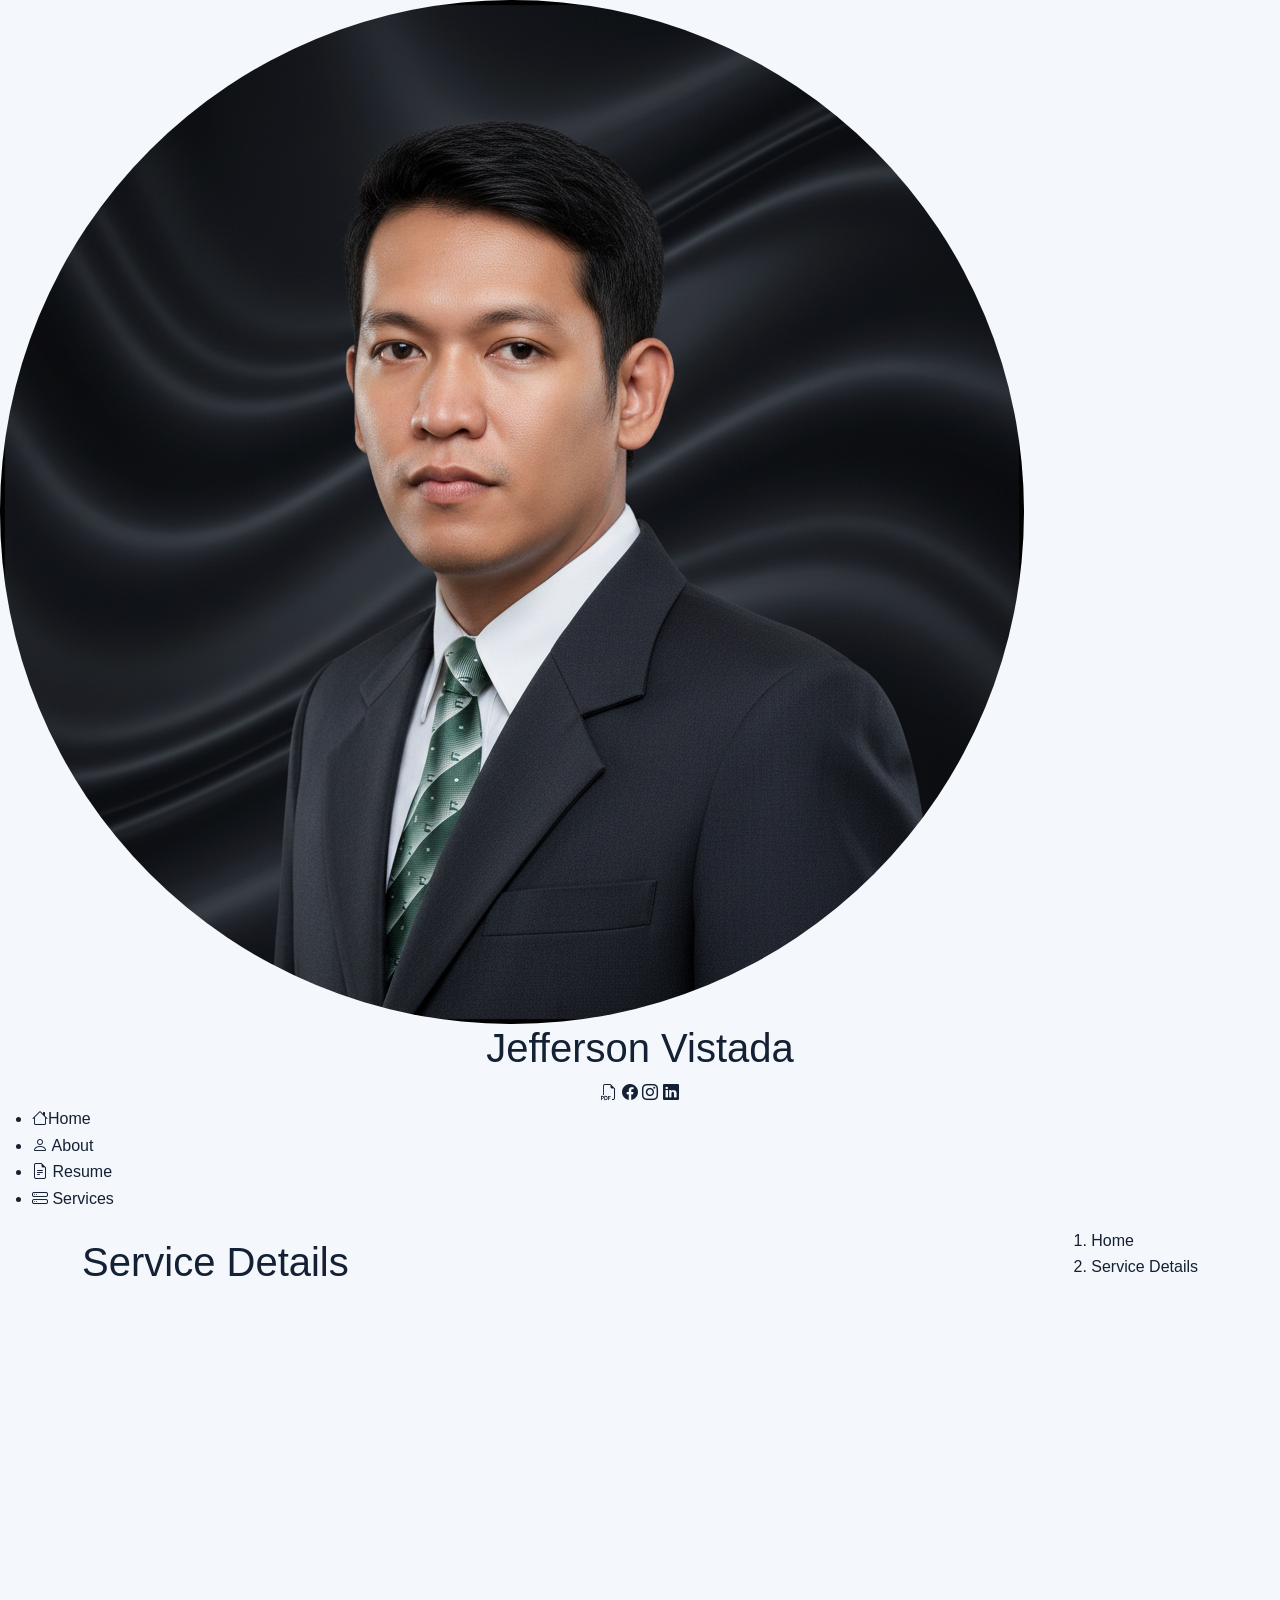
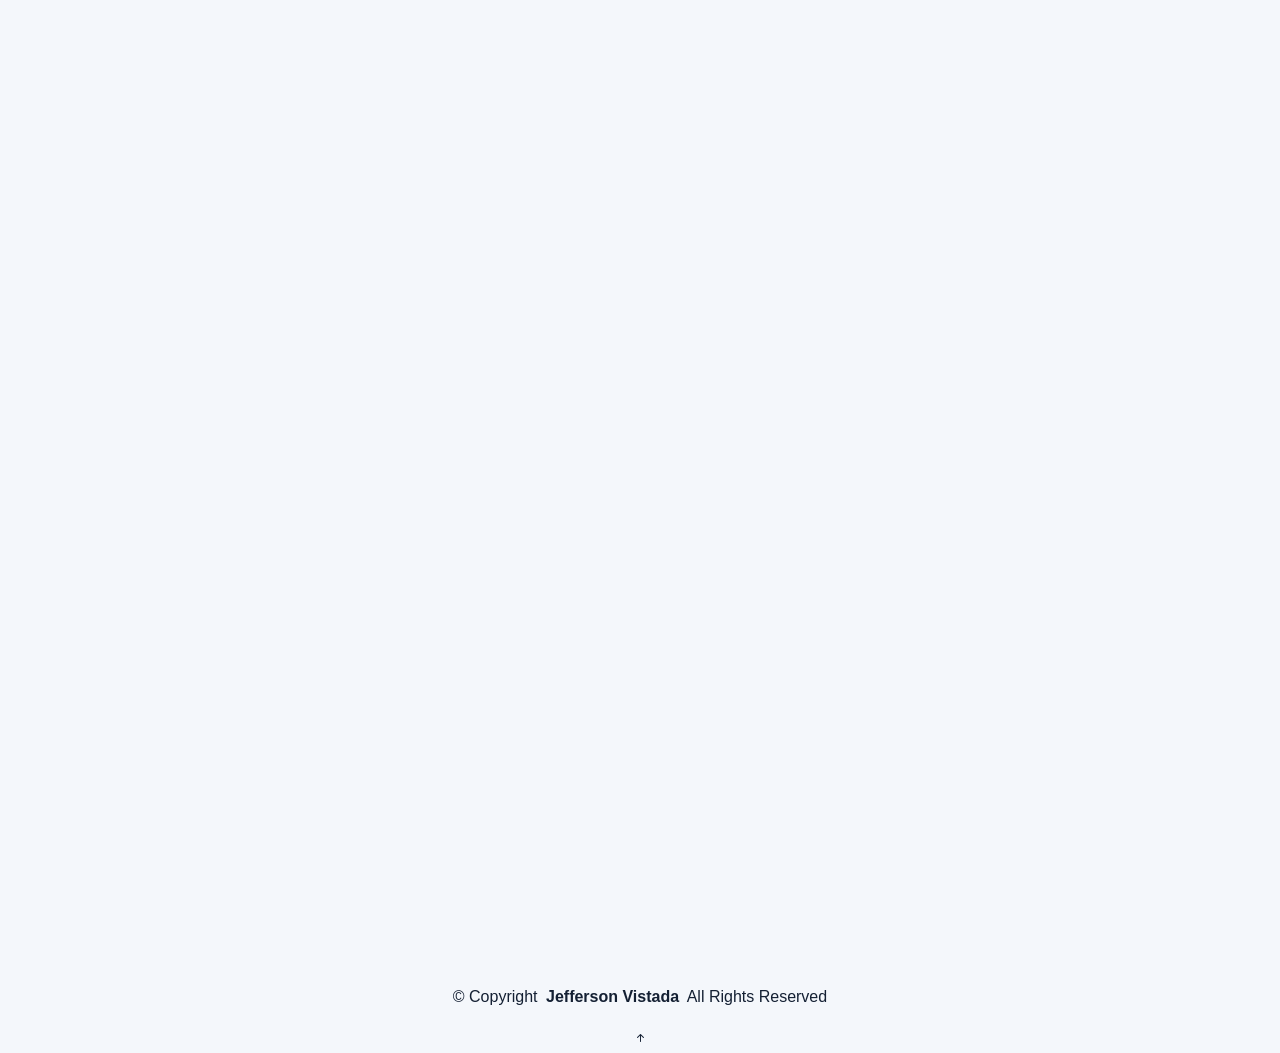
<file: service-details-Social Media.html>
<!DOCTYPE html>
<html lang="en">

<head>
  <meta charset="utf-8">
  <meta content="width=device-width, initial-scale=1.0" name="viewport">
  <title>Service Details</title>
  <meta content="" name="description">
  <meta content="" name="keywords">

  <!-- Favicons -->
  <link href="assets/img/portfolio.png" rel="icon">
  <link href="assets/img/cv.png" rel="apple-touch-icon">

  <!-- Fonts -->
  <link href="https://fonts.googleapis.com" rel="preconnect">
  <link href="https://fonts.gstatic.com" rel="preconnect" crossorigin>
  <link href="https://fonts.googleapis.com/css2?family=Roboto:ital,wght@0,100;0,300;0,400;0,500;0,700;0,900;1,100;1,300;1,400;1,500;1,700;1,900&family=Poppins:ital,wght@0,100;0,200;0,300;0,400;0,500;0,600;0,700;0,800;0,900;1,100;1,200;1,300;1,400;1,500;1,600;1,700;1,800;1,900&family=Raleway:ital,wght@0,100;0,200;0,300;0,400;0,500;0,600;0,700;0,800;0,900;1,100;1,200;1,300;1,400;1,500;1,600;1,700;1,800;1,900&display=swap" rel="stylesheet">

  <!-- Vendor CSS Files -->
  <link href="assets/vendor/bootstrap/css/bootstrap.min.css" rel="stylesheet">
  <link href="assets/vendor/bootstrap-icons/bootstrap-icons.css" rel="stylesheet">
  <link href="assets/vendor/aos/aos.css" rel="stylesheet">
  <link href="assets/vendor/glightbox/css/glightbox.min.css" rel="stylesheet">
  <link href="assets/vendor/swiper/swiper-bundle.min.css" rel="stylesheet">

  <!-- Main CSS File -->
  <link href="assets/css/main.css" rel="stylesheet">

</head>

<body class="service-details-page">

  <header id="header" class="header dark-background d-flex flex-column">
    <i class="header-toggle d-xl-none bi bi-list"></i>

    <div class="profile-img">
      <img src="assets/img/LinkedinDP.png" alt="" class="img-fluid rounded-circle">
    </div>

    <a href="index.html" class="logo d-flex align-items-center justify-content-center">
      <!-- Uncomment the line below if you also wish to use an image logo -->
      <!-- <img src="assets/img/logo.png" alt=""> -->
      <h1 class="sitename">Jefferson Vistada</h1>
    </a>

    <div class="social-links text-center">
      <a href="assets/img/JEFFERSON VISTADA.pdf" class="twitter" target="_blank"><i class="bi bi-filetype-pdf"></i></a>
      <a href="https://www.facebook.com/asdfjigzhkl" class="facebook" target="_blank"><i class="bi bi-facebook"></i></a>
      <a href="https://www.instagram.com/asdfjigzhkl/" class="instagram" target="_blank"><i class="bi bi-instagram"></i></a>
      <a href="https://www.linkedin.com/in/jeffersonvistada704183369" class="linkedin" target="_blank"><i class="bi bi-linkedin"></i></a>
    </div>

    <nav id="navmenu" class="navmenu">
      <ul>
        <li><a href="index.html" class="active"><i class="bi bi-house navicon"></i>Home</a></li>
        <li><a href="index.html"><i class="bi bi-person navicon"></i> About</a></li>
        <li><a href="index.html"><i class="bi bi-file-earmark-text navicon"></i> Resume</a></li>
        <li><a href="index.html"><i class="bi bi-hdd-stack navicon"></i> Services</a></li>
      </ul>
    </nav>

  </header>

  <main class="main">

    <!-- Page Title -->
    <div class="page-title dark-background">
      <div class="container d-lg-flex justify-content-between align-items-center">
        <h1 class="mb-2 mb-lg-0">Service Details</h1>
        <nav class="breadcrumbs">
          <ol>
            <li><a href="index.html">Home</a></li>
            <li class="current">Service Details</li>
          </ol>
        </nav>
      </div>
    </div><!-- End Page Title -->

    <!-- Service Details Section -->
    <section id="service-details" class="service-details section">

      <div class="container">

        <div class="row gy-4">

          <div class="col-lg-4" data-aos="fade-up" data-aos-delay="100">
            <div class="services-list">
              <a href="service-details-Website Builder.html">Website Building</a>
              <a href="service-details-Virtual Assistance.html">Virtual Assistance</a>
              <a href="service-details-Social Media.html" class="active">Social Media Management</a>
              <a href="service-details-FB Ads.html">FB/Google Ads</a>
              <a href="service-details-Drawing.html">Commissioned  Drawing</a>
              <a href="service-details-Recruitment.html">Recruitment/Sourcing</a>
            </div>

            <h4>Social Media Management</h4>
            <p>Managing and growing social media presence through engaging content, audience interaction, and performance tracking.</p>
          </div>

          <div class="col-lg-8" data-aos="fade-up" data-aos-delay="200">
            <img src="assets/img/Social media.png" alt="" class="img-fluid services-img">
            <h3>Building Brands Through Social Media</h3>
            <p>
              I help businesses grow their online presence by managing and optimizing social media accounts across platforms like Facebook and Instagram. Through engaging content, consistent posting, and audience interaction, I make sure your brand stays visible and relevant.
            </p>
            <ul>
              <li><i class="bi bi-check-circle"></i> <span>Content Strategy: Creating and curating posts that align with your brand voice.</span></li>
              <li><i class="bi bi-check-circle"></i> <span>Audience Engagement: Responding to messages, comments, and building authentic connections.</span></li>
              <li><i class="bi bi-check-circle"></i> <span>Analytics & Growth: Tracking performance to increase reach, followers, and conversions.</span></li>
            </ul>
            <p>
              From boosting brand awareness to driving sales and community engagement, I can transform social media into a powerful tool for your business growth.
            </p>
          </div>

        </div>

      </div>

    </section><!-- /Service Details Section -->

  </main>

  <footer id="footer" class="footer position-relative light-background">

    <div class="container">
      <div class="copyright text-center ">
        <p>© <span>Copyright</span> <strong class="px-1 sitename">Jefferson Vistada</strong> <span>All Rights Reserved</span></p>
      </div>
    </div>

  </footer>

  <!-- Scroll Top -->
  <a href="#" id="scroll-top" class="scroll-top d-flex align-items-center justify-content-center"><i class="bi bi-arrow-up-short"></i></a>

  <!-- Preloader -->
  <div id="preloader"></div>

  <!-- Vendor JS Files -->
  <script src="assets/vendor/bootstrap/js/bootstrap.bundle.min.js"></script>
  <script src="assets/vendor/php-email-form/validate.js"></script>
  <script src="assets/vendor/aos/aos.js"></script>
  <script src="assets/vendor/typed.js/typed.umd.js"></script>
  <script src="assets/vendor/purecounter/purecounter_vanilla.js"></script>
  <script src="assets/vendor/waypoints/noframework.waypoints.js"></script>
  <script src="assets/vendor/glightbox/js/glightbox.min.js"></script>
  <script src="assets/vendor/imagesloaded/imagesloaded.pkgd.min.js"></script>
  <script src="assets/vendor/isotope-layout/isotope.pkgd.min.js"></script>
  <script src="assets/vendor/swiper/swiper-bundle.min.js"></script>

  <!-- Main JS File -->
  <script src="assets/js/main.js"></script>

</body>

</html>
</file>
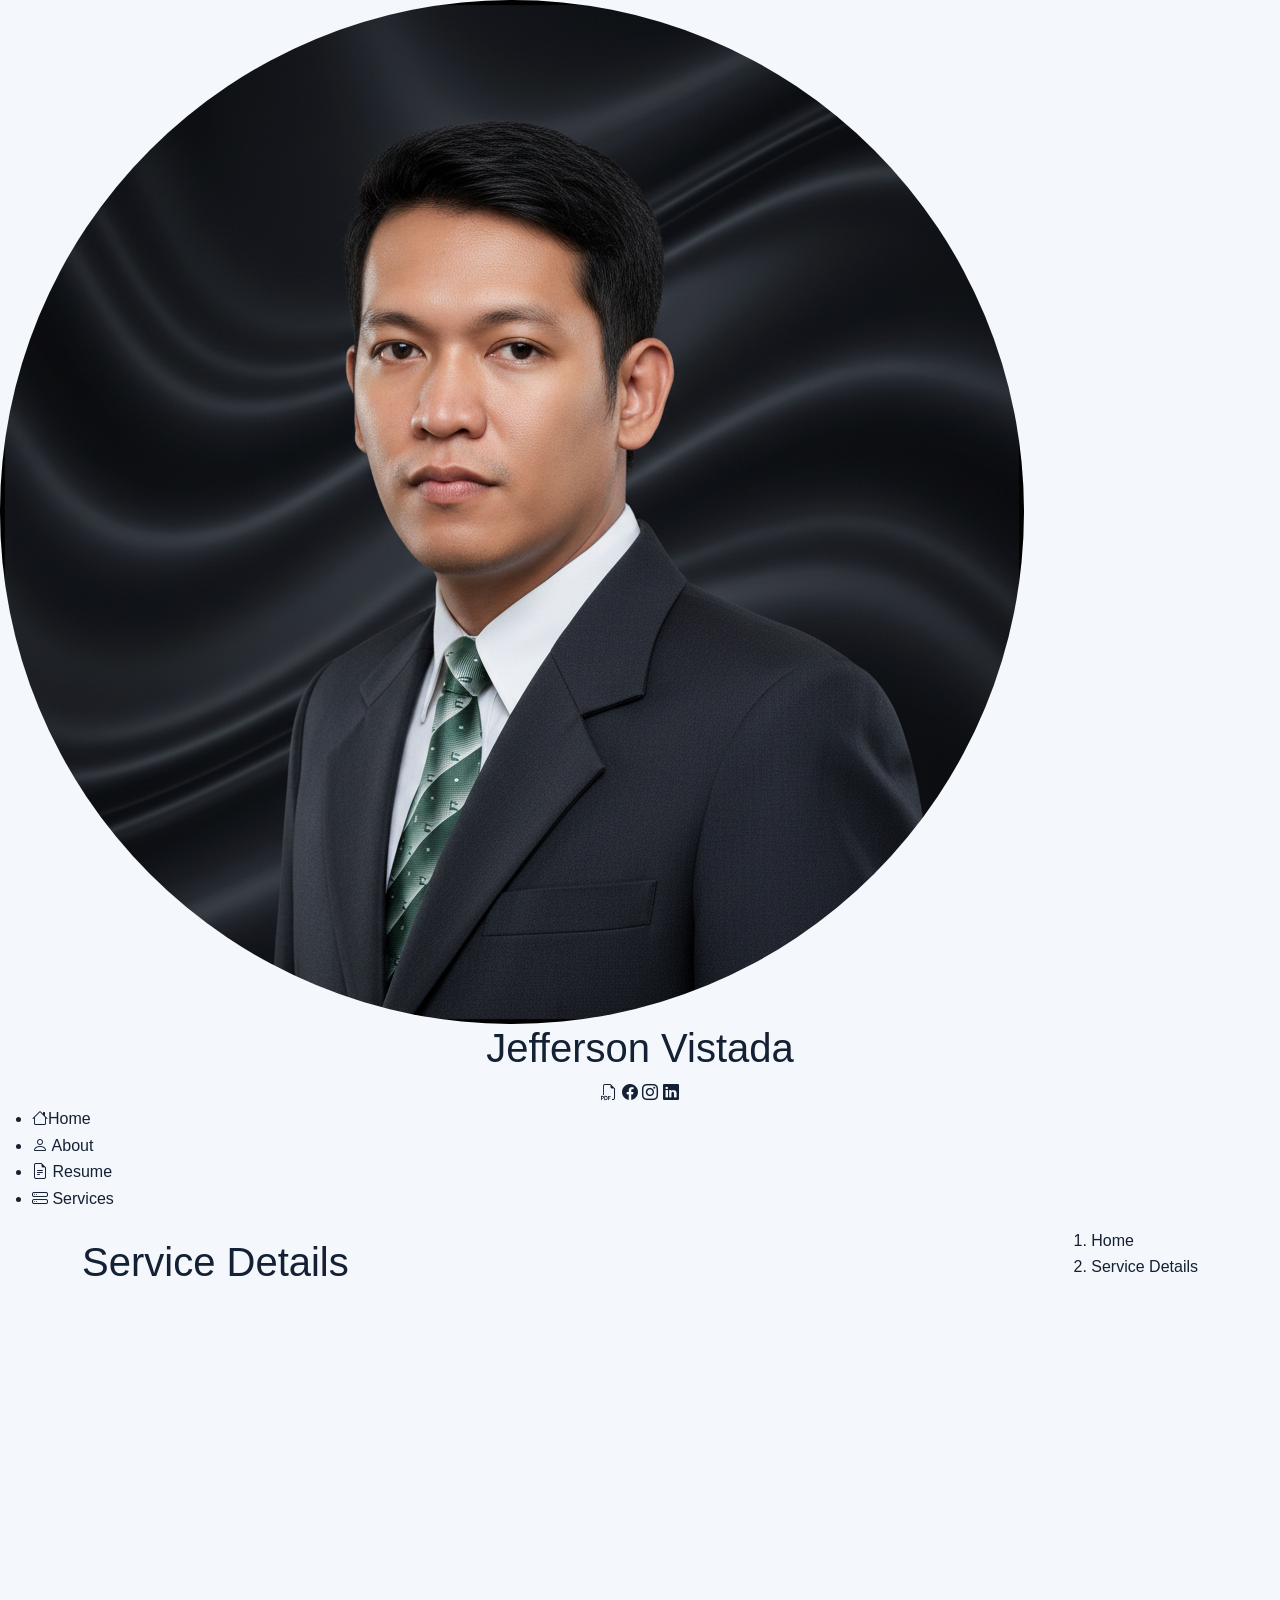
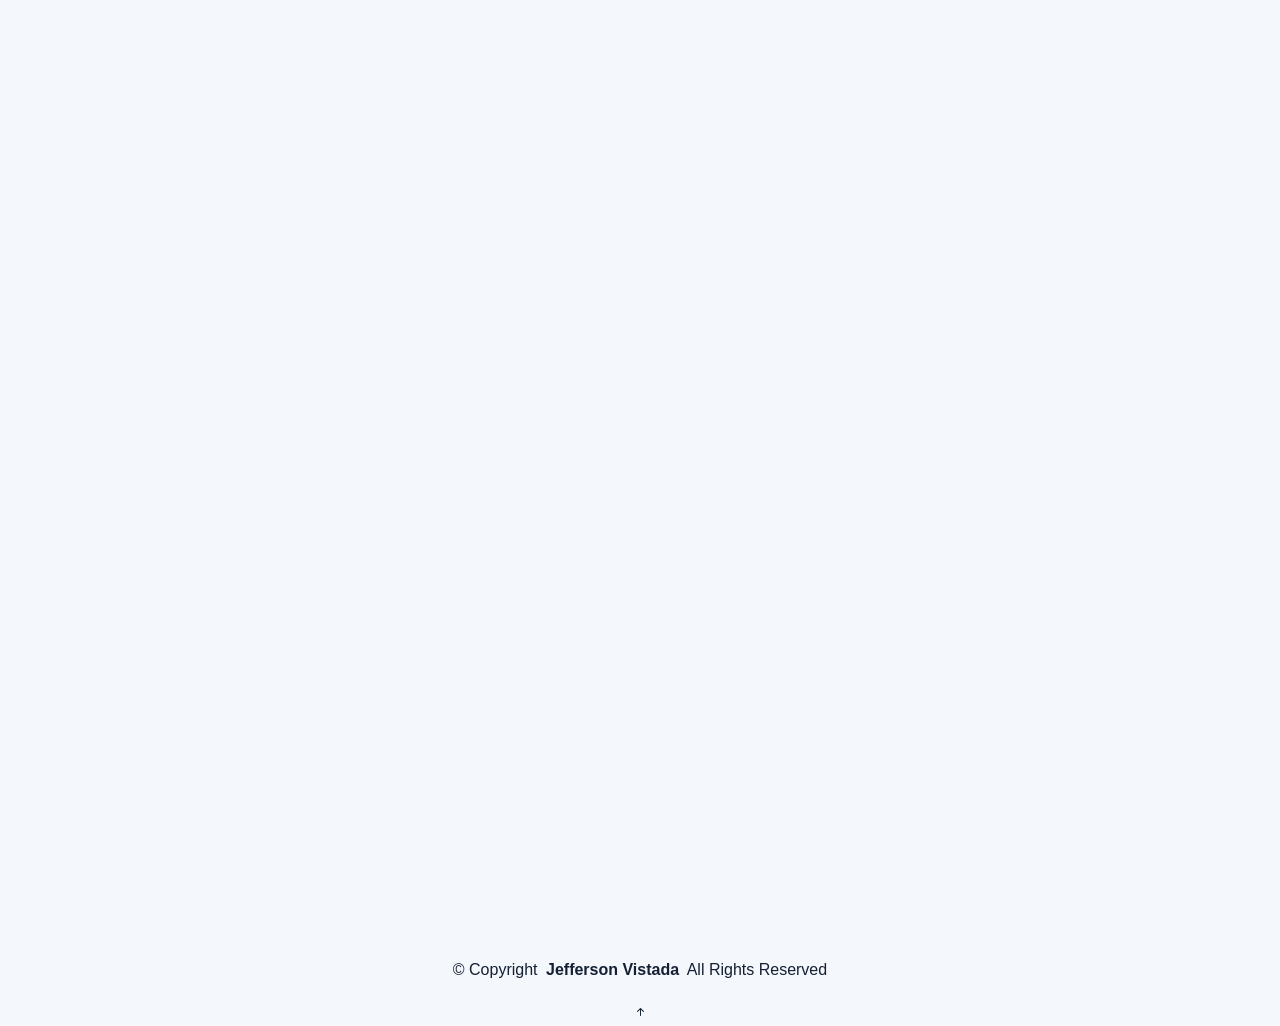
<file: service-details-Virtual Assistance.html>
<!DOCTYPE html>
<html lang="en">

<head>
  <meta charset="utf-8">
  <meta content="width=device-width, initial-scale=1.0" name="viewport">
  <title>Service Details - Website Building</title>
  <meta content="" name="description">
  <meta content="" name="keywords">

  <!-- Favicons -->
  <link href="assets/img/portfolio.png" rel="icon">
  <link href="assets/img/cv.png" rel="apple-touch-icon">

  <!-- Fonts -->
  <link href="https://fonts.googleapis.com" rel="preconnect">
  <link href="https://fonts.gstatic.com" rel="preconnect" crossorigin>
  <link href="https://fonts.googleapis.com/css2?family=Roboto:ital,wght@0,100;0,300;0,400;0,500;0,700;0,900;1,100;1,300;1,400;1,500;1,700;1,900&family=Poppins:ital,wght@0,100;0,200;0,300;0,400;0,500;0,600;0,700;0,800;0,900;1,100;1,200;1,300;1,400;1,500;1,600;1,700;1,800;1,900&family=Raleway:ital,wght@0,100;0,200;0,300;0,400;0,500;0,600;0,700;0,800;0,900;1,100;1,200;1,300;1,400;1,500;1,600;1,700;1,800;1,900&display=swap" rel="stylesheet">

  <!-- Vendor CSS Files -->
  <link href="assets/vendor/bootstrap/css/bootstrap.min.css" rel="stylesheet">
  <link href="assets/vendor/bootstrap-icons/bootstrap-icons.css" rel="stylesheet">
  <link href="assets/vendor/aos/aos.css" rel="stylesheet">
  <link href="assets/vendor/glightbox/css/glightbox.min.css" rel="stylesheet">
  <link href="assets/vendor/swiper/swiper-bundle.min.css" rel="stylesheet">

  <!-- Main CSS File -->
  <link href="assets/css/main.css" rel="stylesheet">

</head>

<body class="service-details-page">

  <header id="header" class="header dark-background d-flex flex-column">
    <i class="header-toggle d-xl-none bi bi-list"></i>

    <div class="profile-img">
      <img src="assets/img/LinkedinDP.png" alt="" class="img-fluid rounded-circle">
    </div>

    <a href="index.html" class="logo d-flex align-items-center justify-content-center">
      <!-- Uncomment the line below if you also wish to use an image logo -->
      <!-- <img src="assets/img/logo.png" alt=""> -->
      <h1 class="sitename">Jefferson Vistada</h1>
    </a>

    <div class="social-links text-center">
      <a href="assets/img/JEFFERSON VISTADA.pdf" class="twitter" target="_blank"><i class="bi bi-filetype-pdf"></i></a>
      <a href="https://www.facebook.com/asdfjigzhkl" class="facebook" target="_blank"><i class="bi bi-facebook"></i></a>
      <a href="https://www.instagram.com/asdfjigzhkl/" class="instagram" target="_blank"><i class="bi bi-instagram"></i></a>
      <a href="https://www.linkedin.com/in/jeffersonvistada704183369" class="linkedin" target="_blank"><i class="bi bi-linkedin"></i></a>
    </div>

    <nav id="navmenu" class="navmenu">
      <ul>
        <li><a href="index.html" class="active"><i class="bi bi-house navicon"></i>Home</a></li>
        <li><a href="index.html"><i class="bi bi-person navicon"></i> About</a></li>
        <li><a href="index.html"><i class="bi bi-file-earmark-text navicon"></i> Resume</a></li>
        <li><a href="index.html"><i class="bi bi-hdd-stack navicon"></i> Services</a></li>
      </ul>
    </nav>

  </header>

  <main class="main">

    <!-- Page Title -->
    <div class="page-title dark-background">
      <div class="container d-lg-flex justify-content-between align-items-center">
        <h1 class="mb-2 mb-lg-0">Service Details</h1>
        <nav class="breadcrumbs">
          <ol>
            <li><a href="index.html">Home</a></li>
            <li class="current">Service Details</li>
          </ol>
        </nav>
      </div>
    </div><!-- End Page Title -->

    <!-- Service Details Section -->
    <section id="service-details" class="service-details section">

      <div class="container">

        <div class="row gy-4">

          <div class="col-lg-4" data-aos="fade-up" data-aos-delay="100">
            <div class="services-list">
              <a href="service-details-Website Builder.html">Website Building</a>
              <a href="service-details-Virtual Assistance.html" class="active">Virtual Assistance</a>
              <a href="service-details-Social Media.html">Social Media Management</a>
              <a href="service-details-FB Ads.html">FB/Google Ads</a>
              <a href="service-details-Drawing.html">Commissioned  Drawing</a>
              <a href="service-details-Recruitment.html">Recruitment/Sourcing</a>
            </div>

            <h4>Virtual Assistance</h4>
            <p>Providing remote administrative support including email management, scheduling, data entry, and document preparation to ensure smooth daily operations.</p>
          </div>

          <div class="col-lg-8" data-aos="fade-up" data-aos-delay="200">
            <img src="assets/img/VA.png" alt="" class="img-fluid services-img">
            <h3>Reliable Support for Your Daily Operations</h3>
            <p>
              I provide remote administrative assistance to help businesses and professionals stay organized and efficient. From handling routine tasks to managing schedules and documents, I make sure operations run smoothly so you can focus on growth.
            </p>
            <ul>
              <li><i class="bi bi-check-circle"></i> <span>Email & Calendar Management: Keeping communication organized and deadlines on track.</span></li>
              <li><i class="bi bi-check-circle"></i> <span>Data Entry & Documentation: Ensuring accuracy and consistency in business records.</span></li>
              <li><i class="bi bi-check-circle"></i> <span>Task Coordination: Supporting projects with reliable follow-ups and structured workflows.</span></li>
            </ul>
            <p>
              With strong attention to detail and proven multitasking skills, I deliver dependable support that saves time, reduces stress, and keeps business operations running seamlessly.
            </p>
          </div>

        </div>

      </div>

    </section><!-- /Service Details Section -->

  </main>

  <footer id="footer" class="footer position-relative light-background">

    <div class="container">
      <div class="copyright text-center ">
        <p>© <span>Copyright</span> <strong class="px-1 sitename">Jefferson Vistada</strong> <span>All Rights Reserved</span></p>
      </div>
    </div>

  </footer>

  <!-- Scroll Top -->
  <a href="#" id="scroll-top" class="scroll-top d-flex align-items-center justify-content-center"><i class="bi bi-arrow-up-short"></i></a>

  <!-- Preloader -->
  <div id="preloader"></div>

  <!-- Vendor JS Files -->
  <script src="assets/vendor/bootstrap/js/bootstrap.bundle.min.js"></script>
  <script src="assets/vendor/php-email-form/validate.js"></script>
  <script src="assets/vendor/aos/aos.js"></script>
  <script src="assets/vendor/typed.js/typed.umd.js"></script>
  <script src="assets/vendor/purecounter/purecounter_vanilla.js"></script>
  <script src="assets/vendor/waypoints/noframework.waypoints.js"></script>
  <script src="assets/vendor/glightbox/js/glightbox.min.js"></script>
  <script src="assets/vendor/imagesloaded/imagesloaded.pkgd.min.js"></script>
  <script src="assets/vendor/isotope-layout/isotope.pkgd.min.js"></script>
  <script src="assets/vendor/swiper/swiper-bundle.min.js"></script>

  <!-- Main JS File -->
  <script src="assets/js/main.js"></script>

</body>

</html>
</file>
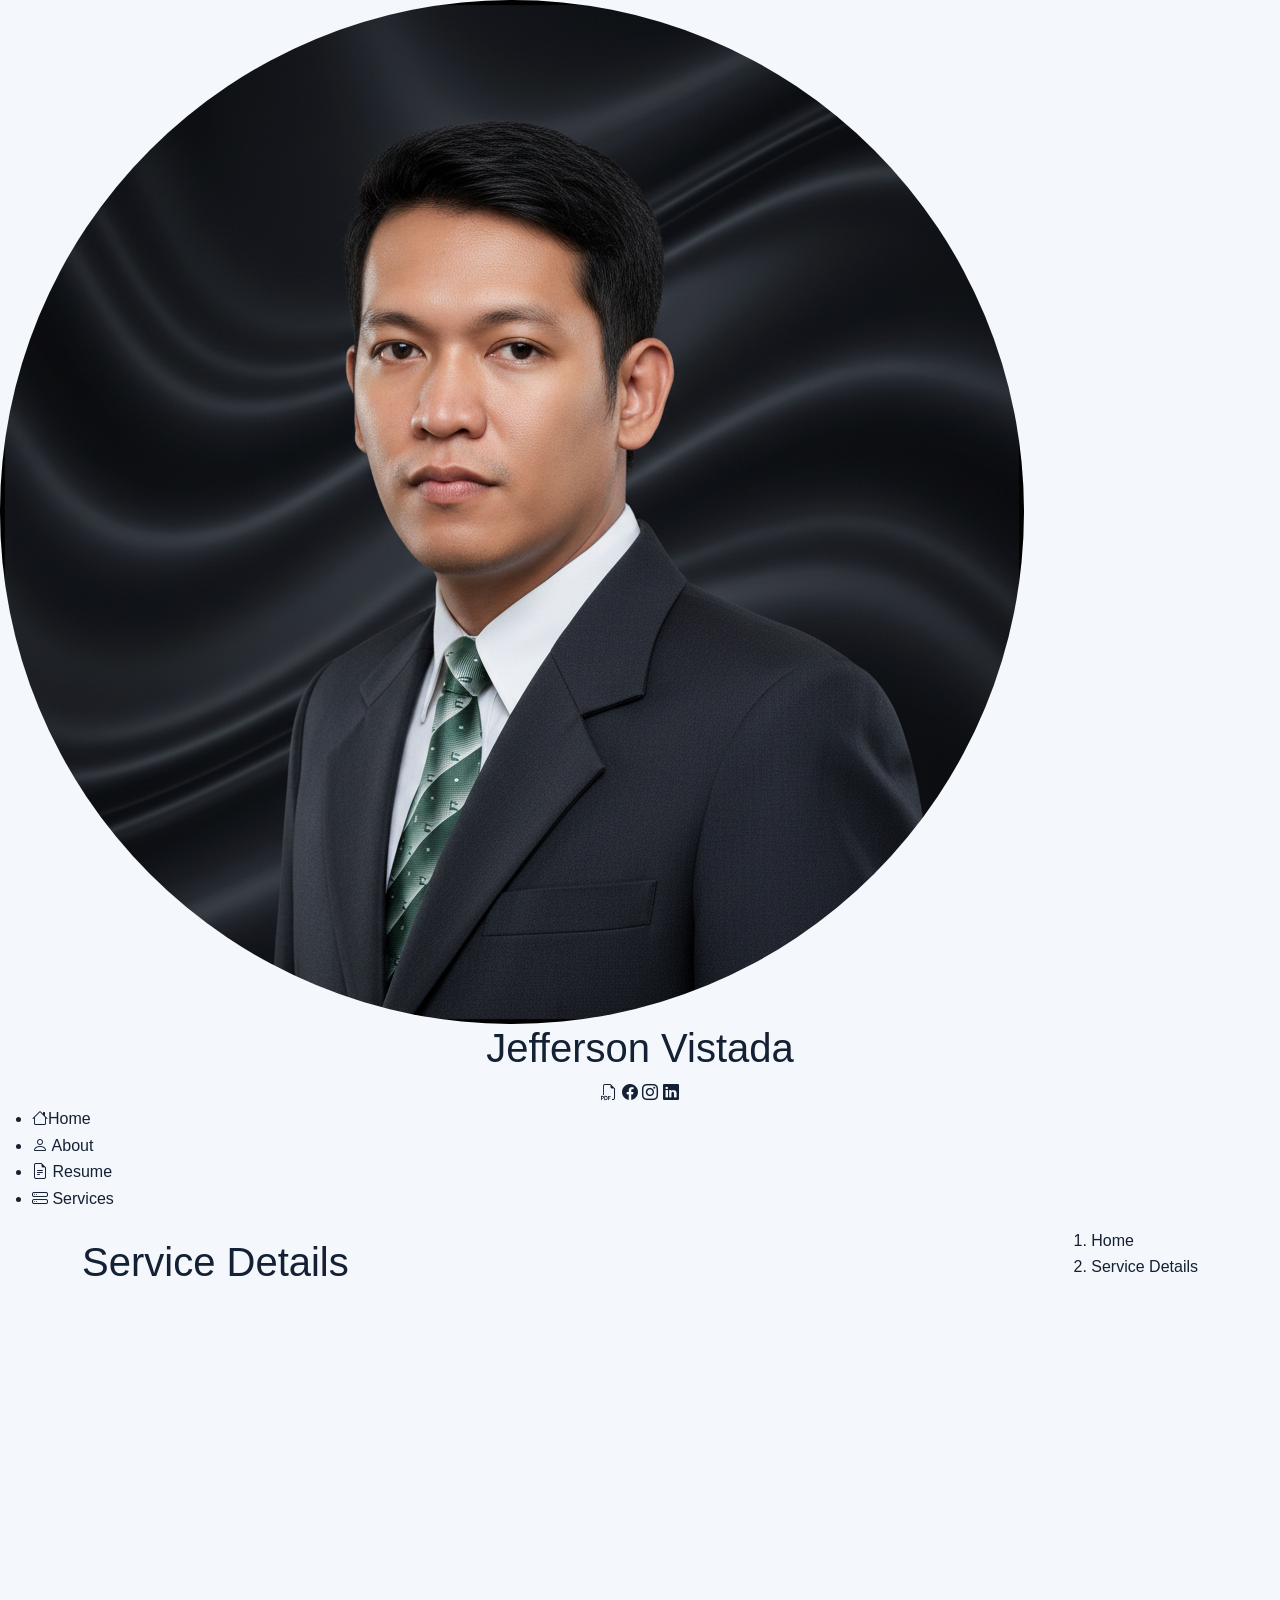
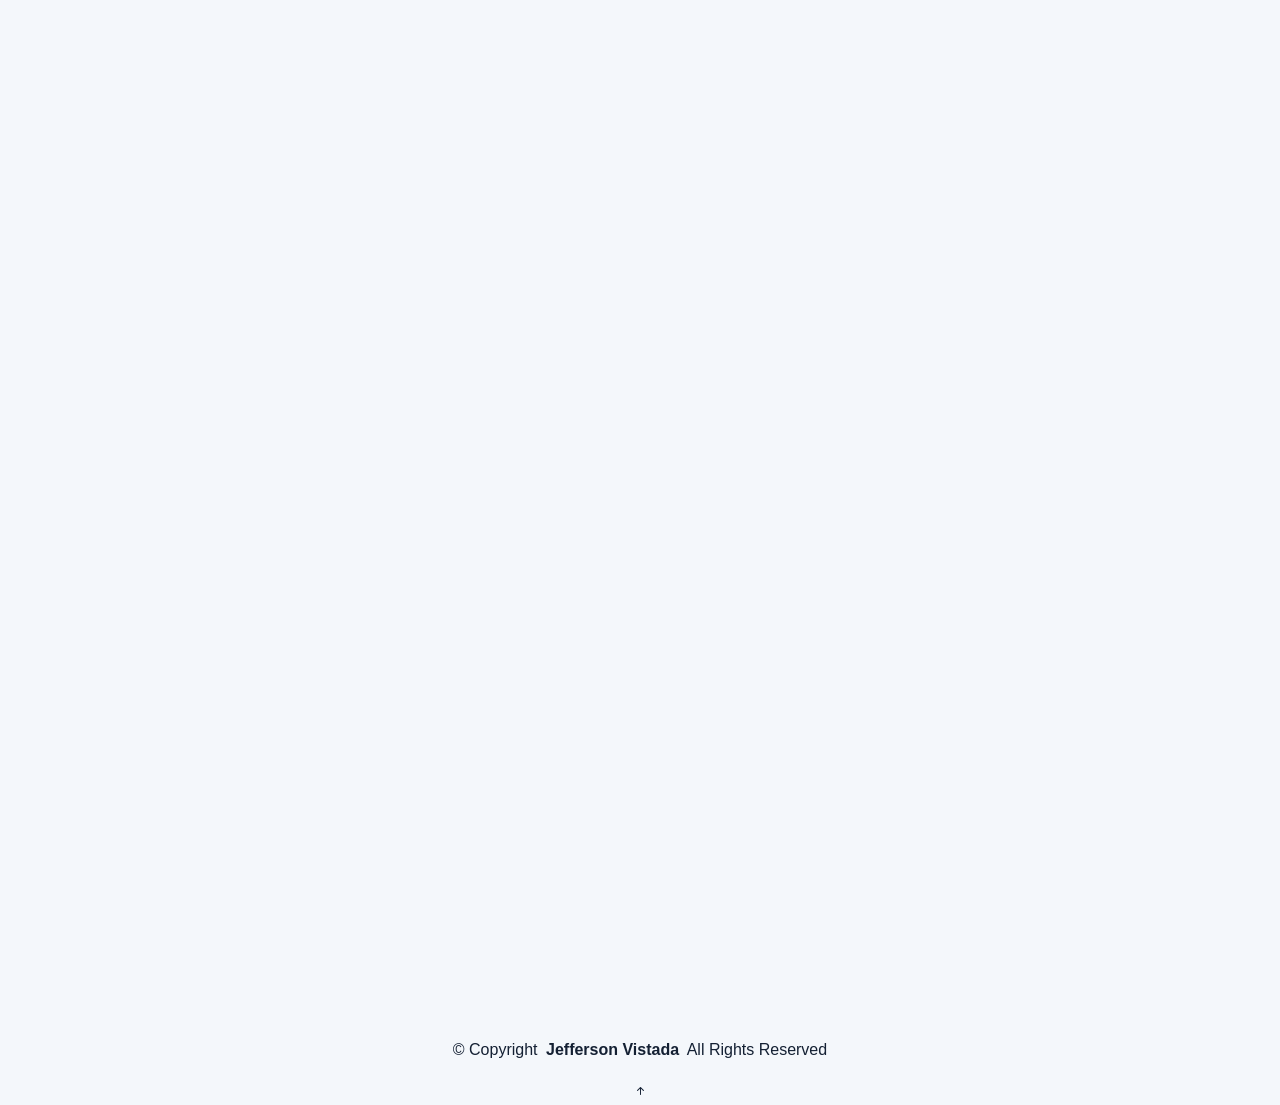
<file: service-details-Website Builder.html>
<!DOCTYPE html>
<html lang="en">

<head>
  <meta charset="utf-8">
  <meta content="width=device-width, initial-scale=1.0" name="viewport">
  <title>Service Details - Website Building</title>
  <meta content="" name="description">
  <meta content="" name="keywords">

  <!-- Favicons -->
  <link href="assets/img/portfolio.png" rel="icon">
  <link href="assets/img/cv.png" rel="apple-touch-icon">

  <!-- Fonts -->
  <link href="https://fonts.googleapis.com" rel="preconnect">
  <link href="https://fonts.gstatic.com" rel="preconnect" crossorigin>
  <link href="https://fonts.googleapis.com/css2?family=Roboto:ital,wght@0,100;0,300;0,400;0,500;0,700;0,900;1,100;1,300;1,400;1,500;1,700;1,900&family=Poppins:ital,wght@0,100;0,200;0,300;0,400;0,500;0,600;0,700;0,800;0,900;1,100;1,200;1,300;1,400;1,500;1,600;1,700;1,800;1,900&family=Raleway:ital,wght@0,100;0,200;0,300;0,400;0,500;0,600;0,700;0,800;0,900;1,100;1,200;1,300;1,400;1,500;1,600;1,700;1,800;1,900&display=swap" rel="stylesheet">

  <!-- Vendor CSS Files -->
  <link href="assets/vendor/bootstrap/css/bootstrap.min.css" rel="stylesheet">
  <link href="assets/vendor/bootstrap-icons/bootstrap-icons.css" rel="stylesheet">
  <link href="assets/vendor/aos/aos.css" rel="stylesheet">
  <link href="assets/vendor/glightbox/css/glightbox.min.css" rel="stylesheet">
  <link href="assets/vendor/swiper/swiper-bundle.min.css" rel="stylesheet">

  <!-- Main CSS File -->
  <link href="assets/css/main.css" rel="stylesheet">

</head>

<body class="service-details-page">

  <header id="header" class="header dark-background d-flex flex-column">
    <i class="header-toggle d-xl-none bi bi-list"></i>

    <div class="profile-img">
      <img src="assets/img/LinkedinDP.png" alt="" class="img-fluid rounded-circle">
    </div>

    <a href="index.html" class="logo d-flex align-items-center justify-content-center">
      <!-- Uncomment the line below if you also wish to use an image logo -->
      <!-- <img src="assets/img/logo.png" alt=""> -->
      <h1 class="sitename">Jefferson Vistada</h1>
    </a>

    <div class="social-links text-center">
      <a href="assets/img/JEFFERSON VISTADA.pdf" class="twitter" target="_blank"><i class="bi bi-filetype-pdf"></i></a>
      <a href="https://www.facebook.com/asdfjigzhkl" class="facebook" target="_blank"><i class="bi bi-facebook"></i></a>
      <a href="https://www.instagram.com/asdfjigzhkl/" class="instagram" target="_blank"><i class="bi bi-instagram"></i></a>
      <a href="https://www.linkedin.com/in/jeffersonvistada704183369" class="linkedin" target="_blank"><i class="bi bi-linkedin"></i></a>
    </div>

    <nav id="navmenu" class="navmenu">
      <ul>
        <li><a href="index.html" class="active"><i class="bi bi-house navicon"></i>Home</a></li>
        <li><a href="index.html"><i class="bi bi-person navicon"></i> About</a></li>
        <li><a href="index.html"><i class="bi bi-file-earmark-text navicon"></i> Resume</a></li>
        <li><a href="index.html"><i class="bi bi-hdd-stack navicon"></i> Services</a></li>
      </ul>
    </nav>

  </header>

  <main class="main">

    <!-- Page Title -->
    <div class="page-title dark-background">
      <div class="container d-lg-flex justify-content-between align-items-center">
        <h1 class="mb-2 mb-lg-0">Service Details</h1>
        <nav class="breadcrumbs">
          <ol>
            <li><a href="index.html">Home</a></li>
            <li class="current">Service Details</li>
          </ol>
        </nav>
      </div>
    </div><!-- End Page Title -->

    <!-- Service Details Section -->
    <section id="service-details" class="service-details section">

      <div class="container">

        <div class="row gy-4">

          <div class="col-lg-4" data-aos="fade-up" data-aos-delay="100">
            <div class="services-list">
              <a href="service-details-Website Builder.html" class="active">Website Building</a>
              <a href="service-details-Virtual Assistance.html">Virtual Assistance</a>
              <a href="service-details-Social Media.html">Social Media Management</a>
              <a href="service-details-FB Ads.html">FB/Google Ads</a>
              <a href="service-details-Drawing.html">Commissioned  Drawing</a>
              <a href="service-details-Recruitment.html">Recruitment/Sourcing</a>
            </div>

            <h4>Website Building</h4>
            <p>Designing and developing responsive, user-friendly websites tailored to your needs, with a focus on functionality, performance, and modern design.</p>
          </div>

          <div class="col-lg-8" data-aos="fade-up" data-aos-delay="200">
            <img src="assets/img/Web.png" alt="" class="img-fluid services-img">
            <h3>Building Functional and Modern Websites</h3>
            <p>
              I specialize in creating clean, responsive, and user-friendly websites tailored to your business needs. Using HTML, CSS, and JavaScript, I ensure that every project is fast, secure, and optimized for both desktop and mobile devices. Beyond coding, I focus on usability and design—making sure your website not only looks professional but also drives engagement and results.
            </p>
            <ul>
              <li><i class="bi bi-check-circle"></i> <span>Responsive Design: Websites that adapt seamlessly to any screen size.</span></li>
              <li><i class="bi bi-check-circle"></i> <span>Performance-Driven: Optimized load speeds and smooth functionality.</span></li>
              <li><i class="bi bi-check-circle"></i> <span>Scalable Solutions: From small business sites to larger projects, built with growth in mind.</span></li>
            </ul>
            <p>
              Whether you need a portfolio, an e-commerce platform, or a professional business site, I can deliver a solution that matches your goals and strengthens your online presence. My aim is to create websites that not only represent your brand but also help you connect with your audience and achieve success online.
            </p>
          </div>

        </div>

      </div>

    </section><!-- /Service Details Section -->

  </main>

  <footer id="footer" class="footer position-relative light-background">

    <div class="container">
      <div class="copyright text-center ">
        <p>© <span>Copyright</span> <strong class="px-1 sitename">Jefferson Vistada</strong> <span>All Rights Reserved</span></p>
      </div>
    </div>

  </footer>

  <!-- Scroll Top -->
  <a href="#" id="scroll-top" class="scroll-top d-flex align-items-center justify-content-center"><i class="bi bi-arrow-up-short"></i></a>

  <!-- Preloader -->
  <div id="preloader"></div>

  <!-- Vendor JS Files -->
  <script src="assets/vendor/bootstrap/js/bootstrap.bundle.min.js"></script>
  <script src="assets/vendor/php-email-form/validate.js"></script>
  <script src="assets/vendor/aos/aos.js"></script>
  <script src="assets/vendor/typed.js/typed.umd.js"></script>
  <script src="assets/vendor/purecounter/purecounter_vanilla.js"></script>
  <script src="assets/vendor/waypoints/noframework.waypoints.js"></script>
  <script src="assets/vendor/glightbox/js/glightbox.min.js"></script>
  <script src="assets/vendor/imagesloaded/imagesloaded.pkgd.min.js"></script>
  <script src="assets/vendor/isotope-layout/isotope.pkgd.min.js"></script>
  <script src="assets/vendor/swiper/swiper-bundle.min.js"></script>

  <!-- Main JS File -->
  <script src="assets/js/main.js"></script>

</body>

</html>
</file>
<file: assets/css/main.css>
:root{--ink:#eaf2ff;--muted:#9badc4;--navy:#08111f;--navy-2:#0c1829;--paper:#f4f7fb;--paper-2:#eaf0f7;--text:#142033;--text-muted:#5d6b7e;--cyan:#36d1c4;--blue:#4b8cff;--line:rgba(20,32,51,.12);--dark-line:rgba(255,255,255,.12);--shadow:0 24px 70px rgba(8,17,31,.14);--radius:22px;--shell:1160px}
*{box-sizing:border-box}html{scroll-behavior:smooth;scroll-padding-top:84px}body{margin:0;font-family:"DM Sans",sans-serif;color:var(--text);background:var(--paper);line-height:1.65}body.nav-open{overflow:hidden}a{color:inherit;text-decoration:none}img{display:block;max-width:100%}button{font:inherit}h1,h2,h3,p{margin-top:0}h1,h2,h3,.brand{font-family:"Space Grotesk",sans-serif}.skip-link{position:fixed;left:16px;top:-80px;z-index:1000;padding:10px 16px;color:var(--navy);background:var(--cyan);border-radius:8px}.skip-link:focus{top:16px}.shell{width:min(calc(100% - 40px),var(--shell));margin-inline:auto}
.site-header{position:fixed;inset:0 0 auto;z-index:100;border-bottom:1px solid transparent;transition:.25s ease}.site-header.scrolled{background:rgba(8,17,31,.92);border-color:var(--dark-line);backdrop-filter:blur(16px)}.nav-shell{width:min(calc(100% - 40px),var(--shell));min-height:76px;margin-inline:auto;display:flex;align-items:center;justify-content:space-between;gap:24px}.brand{display:inline-flex;align-items:center;gap:12px;color:#fff;font-weight:700;letter-spacing:-.02em}.brand-mark{display:grid;place-items:center;width:38px;height:38px;border:1px solid rgba(54,209,196,.5);color:var(--cyan);background:rgba(54,209,196,.1);border-radius:10px;font-size:14px}.primary-nav{display:flex;align-items:center;gap:30px}.primary-nav a{position:relative;color:#c3d0e0;font-size:14px;font-weight:600}.primary-nav a:after{content:"";position:absolute;left:0;right:100%;bottom:-8px;height:2px;background:var(--cyan);transition:.25s ease}.primary-nav a:hover,.primary-nav a.active{color:#fff}.primary-nav a:hover:after,.primary-nav a.active:after{right:0}.nav-toggle{display:none;padding:8px;border:0;color:#fff;background:transparent;font-size:28px;cursor:pointer}
.hero{position:relative;min-height:760px;display:grid;align-items:center;overflow:hidden;color:var(--ink);background:radial-gradient(circle at 78% 38%,rgba(75,140,255,.18),transparent 30%),radial-gradient(circle at 15% 5%,rgba(54,209,196,.1),transparent 24%),var(--navy)}.hero:before{content:"";position:absolute;inset:0;opacity:.24;background-image:linear-gradient(rgba(255,255,255,.045) 1px,transparent 1px),linear-gradient(90deg,rgba(255,255,255,.045) 1px,transparent 1px);background-size:56px 56px;mask-image:linear-gradient(to bottom,#000,transparent 90%)}.hero-grid{position:relative;z-index:1;display:grid;grid-template-columns:1.15fr .85fr;gap:80px;align-items:center;padding-block:150px 90px}.eyebrow,.section-kicker{color:#178e87;font-weight:700;text-transform:uppercase;letter-spacing:.13em;font-size:12px}.hero .eyebrow{color:var(--cyan);display:flex;align-items:center;gap:10px}.status-dot{width:8px;height:8px;background:var(--cyan);border-radius:50%;box-shadow:0 0 0 6px rgba(54,209,196,.12)}.hero h1{max-width:760px;margin-bottom:24px;color:#fff;font-size:clamp(48px,6.2vw,80px);line-height:1.02;letter-spacing:-.055em}.hero-lead{max-width:680px;color:#b7c5d8;font-size:19px;line-height:1.7}.hero-actions{display:flex;flex-wrap:wrap;gap:14px;margin-top:34px}.button{display:inline-flex;align-items:center;justify-content:center;gap:10px;min-height:50px;padding:0 22px;border:1px solid transparent;border-radius:12px;font-weight:700;transition:.25s ease}.button:hover{transform:translateY(-2px)}.button-primary{color:var(--navy);background:var(--cyan)}.button-primary:hover{background:#65e3d8;box-shadow:0 14px 34px rgba(54,209,196,.18)}.button-secondary{color:#fff;border-color:rgba(255,255,255,.2);background:rgba(255,255,255,.04)}.button-secondary:hover{border-color:rgba(255,255,255,.42);background:rgba(255,255,255,.08)}.hero-links{display:flex;flex-wrap:wrap;gap:24px;margin-top:34px}.hero-links a{color:#9fb0c5;font-size:14px;transition:.2s ease}.hero-links a:hover{color:var(--cyan)}.hero-links i{margin-right:7px}.hero-visual{display:flex;justify-content:center}.portrait-card{position:relative;width:min(100%,420px);padding:12px;border:1px solid rgba(255,255,255,.14);background:rgba(255,255,255,.045);border-radius:32px;box-shadow:0 30px 100px rgba(0,0,0,.32);transform:rotate(2deg)}.portrait-card:before{content:"";position:absolute;inset:-16px 30px 30px -18px;z-index:-1;border:1px solid rgba(54,209,196,.25);border-radius:34px}.portrait-card img{width:100%;aspect-ratio:1/1.06;object-fit:cover;object-position:center 18%;border-radius:23px;filter:saturate(.86) contrast(1.02)}.code-card{position:absolute;left:-76px;bottom:-54px;width:330px;padding:20px 22px;color:#c5d3e5;background:rgba(12,24,41,.94);border:1px solid rgba(255,255,255,.14);border-radius:15px;box-shadow:var(--shadow);font:13px/1.8 ui-monospace,SFMono-Regular,Menlo,monospace;transform:rotate(-2deg);backdrop-filter:blur(14px)}.code-key{color:#77aaff}.code-value{color:#61ddca}
.section{padding-block:112px}.section-tinted{background:var(--paper-2)}.section-heading{max-width:780px;margin-bottom:50px}.section-heading h2{margin-bottom:16px;font-size:clamp(34px,4.8vw,54px);line-height:1.1;letter-spacing:-.04em}.section-heading>p:last-child{color:var(--text-muted);font-size:17px}.about-grid{display:grid;grid-template-columns:1.2fr .8fr;gap:80px}.about-copy{color:#334157;font-size:19px}.about-copy p:last-child{margin-bottom:0}.profile-facts{margin:0}.profile-facts div{display:grid;grid-template-columns:120px 1fr;gap:18px;padding:18px 0;border-bottom:1px solid var(--line)}.profile-facts dt{color:var(--text-muted);font-size:14px}.profile-facts dd{margin:0;font-weight:700}
.skill-grid{display:grid;grid-template-columns:repeat(2,1fr);gap:20px}.skill-card{padding:32px;border:1px solid var(--line);background:rgba(255,255,255,.75);border-radius:var(--radius);transition:.25s ease}.skill-card:hover{transform:translateY(-4px);border-color:rgba(54,209,196,.5);box-shadow:0 18px 40px rgba(8,17,31,.08)}.skill-card>i{display:grid;place-items:center;width:48px;height:48px;margin-bottom:28px;color:#087f78;background:rgba(54,209,196,.13);border-radius:13px;font-size:22px}.skill-card h3{margin-bottom:10px;font-size:22px}.skill-card p{color:var(--text-muted)}.tag-list{display:flex;flex-wrap:wrap;gap:8px;margin:22px 0 0;padding:0;list-style:none}.tag-list li{padding:6px 10px;color:#435268;background:#eef3f8;border:1px solid #dce5ef;border-radius:7px;font-size:12px;font-weight:700}
.project-grid{display:grid;grid-template-columns:1.1fr .9fr;gap:20px}.project-card{display:flex;gap:24px;min-height:290px;padding:34px;border:1px solid var(--line);background:#fff;border-radius:var(--radius);box-shadow:0 12px 35px rgba(8,17,31,.055)}.project-featured{grid-row:span 2;min-height:600px;align-items:flex-end;color:#fff;background:radial-gradient(circle at 85% 15%,rgba(54,209,196,.14),transparent 30%),var(--navy-2)}.project-number{flex:0 0 auto;color:#8494aa;font-family:"Space Grotesk",sans-serif;font-weight:700}.project-featured .project-number{color:var(--cyan)}.project-content{align-self:flex-end}.project-type{margin-bottom:12px;color:#148780;font-size:12px;font-weight:800;letter-spacing:.12em;text-transform:uppercase}.project-featured .project-type{color:var(--cyan)}.project-card h3{font-size:28px;letter-spacing:-.03em}.project-card p{color:var(--text-muted)}.project-featured p{color:#afbed1}.project-featured .tag-list li{color:#c9d7e8;background:rgba(255,255,255,.06);border-color:rgba(255,255,255,.12)}.project-links{display:flex;flex-wrap:wrap;gap:22px;margin-top:34px}.project-links a{color:#fff;font-weight:700;font-size:14px}.project-links a:hover{color:var(--cyan)}
.section-dark{color:#c2cfdf;background:var(--navy)}.section-dark .section-heading h2,.section-dark h3{color:#fff}.section-dark .section-kicker{color:var(--cyan)}.timeline-item{display:grid;grid-template-columns:.85fr 1.7fr;gap:60px;padding:38px 0;border-top:1px solid var(--dark-line)}.timeline-meta{display:flex;flex-direction:column;gap:6px}.timeline-meta time{color:var(--cyan);font-weight:700;font-size:14px}.timeline-meta span{color:#8496ad}.timeline-content h3{margin-bottom:13px;font-size:24px}.timeline-content ul{margin:0;padding-left:20px}.timeline-content li+li{margin-top:7px}.timeline-content p{margin-bottom:0}.more-experience{border-top:1px solid var(--dark-line)}.more-experience summary{display:flex;align-items:center;justify-content:space-between;padding:24px 0;color:#fff;font-weight:700;cursor:pointer;list-style:none}.more-experience summary::-webkit-details-marker{display:none}.more-experience summary i{transition:.2s ease}.more-experience[open] summary i{transform:rotate(180deg)}.timeline-continued .timeline-item:first-child{border-top:0}.education-block{margin-top:90px;padding-top:34px;border-top:1px solid var(--dark-line)}.education-grid{display:grid;grid-template-columns:repeat(2,1fr);gap:60px}.education-grid h3{margin-bottom:7px}.education-grid p{margin-bottom:4px;color:#c1cede}.education-grid span{color:#8191a5;font-size:14px}
.contact-section{background:var(--cyan)}.contact-grid{display:grid;grid-template-columns:1.15fr .85fr;gap:90px;align-items:center}.contact-copy .section-kicker{color:#075e59}.contact-copy h2{margin-bottom:16px;color:var(--navy);font-size:clamp(42px,6vw,70px);letter-spacing:-.05em}.contact-copy p{max-width:600px;color:#155c5a;font-size:18px}.contact-email{display:inline-block;margin-top:22px;padding-bottom:3px;border-bottom:2px solid rgba(8,17,31,.3);font-weight:800}.contact-card{padding:32px;background:var(--navy);border-radius:var(--radius);box-shadow:var(--shadow)}.contact-card div{display:flex;flex-direction:column;gap:3px;padding:16px 0;border-bottom:1px solid var(--dark-line)}.contact-card div:last-child{border-bottom:0}.contact-card span{color:#8091a7;font-size:12px;text-transform:uppercase;letter-spacing:.1em}.contact-card strong,.contact-card a{color:#fff;font-weight:600}.contact-card a:hover{color:var(--cyan)}.site-footer{color:#93a3b7;background:var(--navy)}.site-footer .shell{min-height:88px;display:flex;align-items:center;justify-content:space-between;gap:20px}.site-footer p{margin:0}.site-footer a{color:#fff;font-weight:700;font-size:14px}
.reveal{opacity:1;transform:none;transition:opacity .65s ease,transform .65s ease}.reveal.visible{opacity:1;transform:none}
@media(prefers-reduced-motion:reduce){html{scroll-behavior:auto}*,*:before,*:after{scroll-behavior:auto!important;transition-duration:.01ms!important;animation-duration:.01ms!important;animation-iteration-count:1!important}.reveal{opacity:1;transform:none}}
@media(max-width:900px){.nav-toggle{display:block}.primary-nav{position:fixed;inset:76px 0 auto;display:none;flex-direction:column;align-items:stretch;gap:0;padding:20px;background:rgba(8,17,31,.98);border-top:1px solid var(--dark-line)}.primary-nav.open{display:flex}.primary-nav a{padding:15px 20px}.primary-nav a:after{display:none}.hero{min-height:auto}.hero-grid{grid-template-columns:1fr;gap:90px;padding-block:140px 120px}.hero-copy{max-width:760px}.hero-visual{width:min(90%,470px);margin-inline:auto}.about-grid,.contact-grid{grid-template-columns:1fr;gap:50px}.project-grid{grid-template-columns:1fr}.project-featured{grid-row:auto;min-height:520px}}
@media(max-width:680px){.shell,.nav-shell{width:min(calc(100% - 28px),var(--shell))}.section{padding-block:80px}.hero-grid{padding-top:122px}.hero h1{font-size:clamp(43px,13vw,66px)}.hero-lead{font-size:17px}.hero-actions{flex-direction:column;align-items:stretch}.hero-links{gap:16px}.code-card{left:-8px;bottom:-70px;width:calc(100% + 16px);font-size:11px}.skill-grid,.education-grid{grid-template-columns:1fr}.skill-card,.project-card{padding:25px}.project-card{flex-direction:column;min-height:auto}.project-featured{min-height:470px}.timeline-item{grid-template-columns:1fr;gap:17px;padding:30px 0}.profile-facts div{grid-template-columns:1fr;gap:4px}.contact-email{font-size:14px}.site-footer .shell{flex-direction:column;justify-content:center}}

/* Recruiter-focused hierarchy and readable project evidence. */
.hero h1{font-size:clamp(42px,5vw,66px);line-height:1.08}
.hero-specialty{display:block;margin-top:18px;color:var(--cyan);font-size:clamp(22px,2.4vw,30px);line-height:1.3;letter-spacing:-.025em}
.project-featured{align-items:flex-start;min-height:0}
.project-content{min-width:0;align-self:auto}
.case-study{margin:26px 0 0}
.case-study div{padding:16px 0;border-top:1px solid var(--dark-line)}
.case-study dt{margin-bottom:5px;color:#fff;font-weight:700}
.case-study dd{margin:0;color:#afbed1;font-size:15px}
.project-card .evidence-note{margin:22px 0 0;font-size:13px}
a:focus-visible,button:focus-visible,summary:focus-visible{outline:3px solid #4b8cff;outline-offset:5px;border-radius:4px}
.contact-email,.contact-card a{overflow-wrap:anywhere}
@media(max-width:680px){.hero h1{font-size:clamp(38px,10vw,54px)}.project-featured{min-height:0}.brand{font-size:14px}.nav-shell{gap:12px}}
</file>
